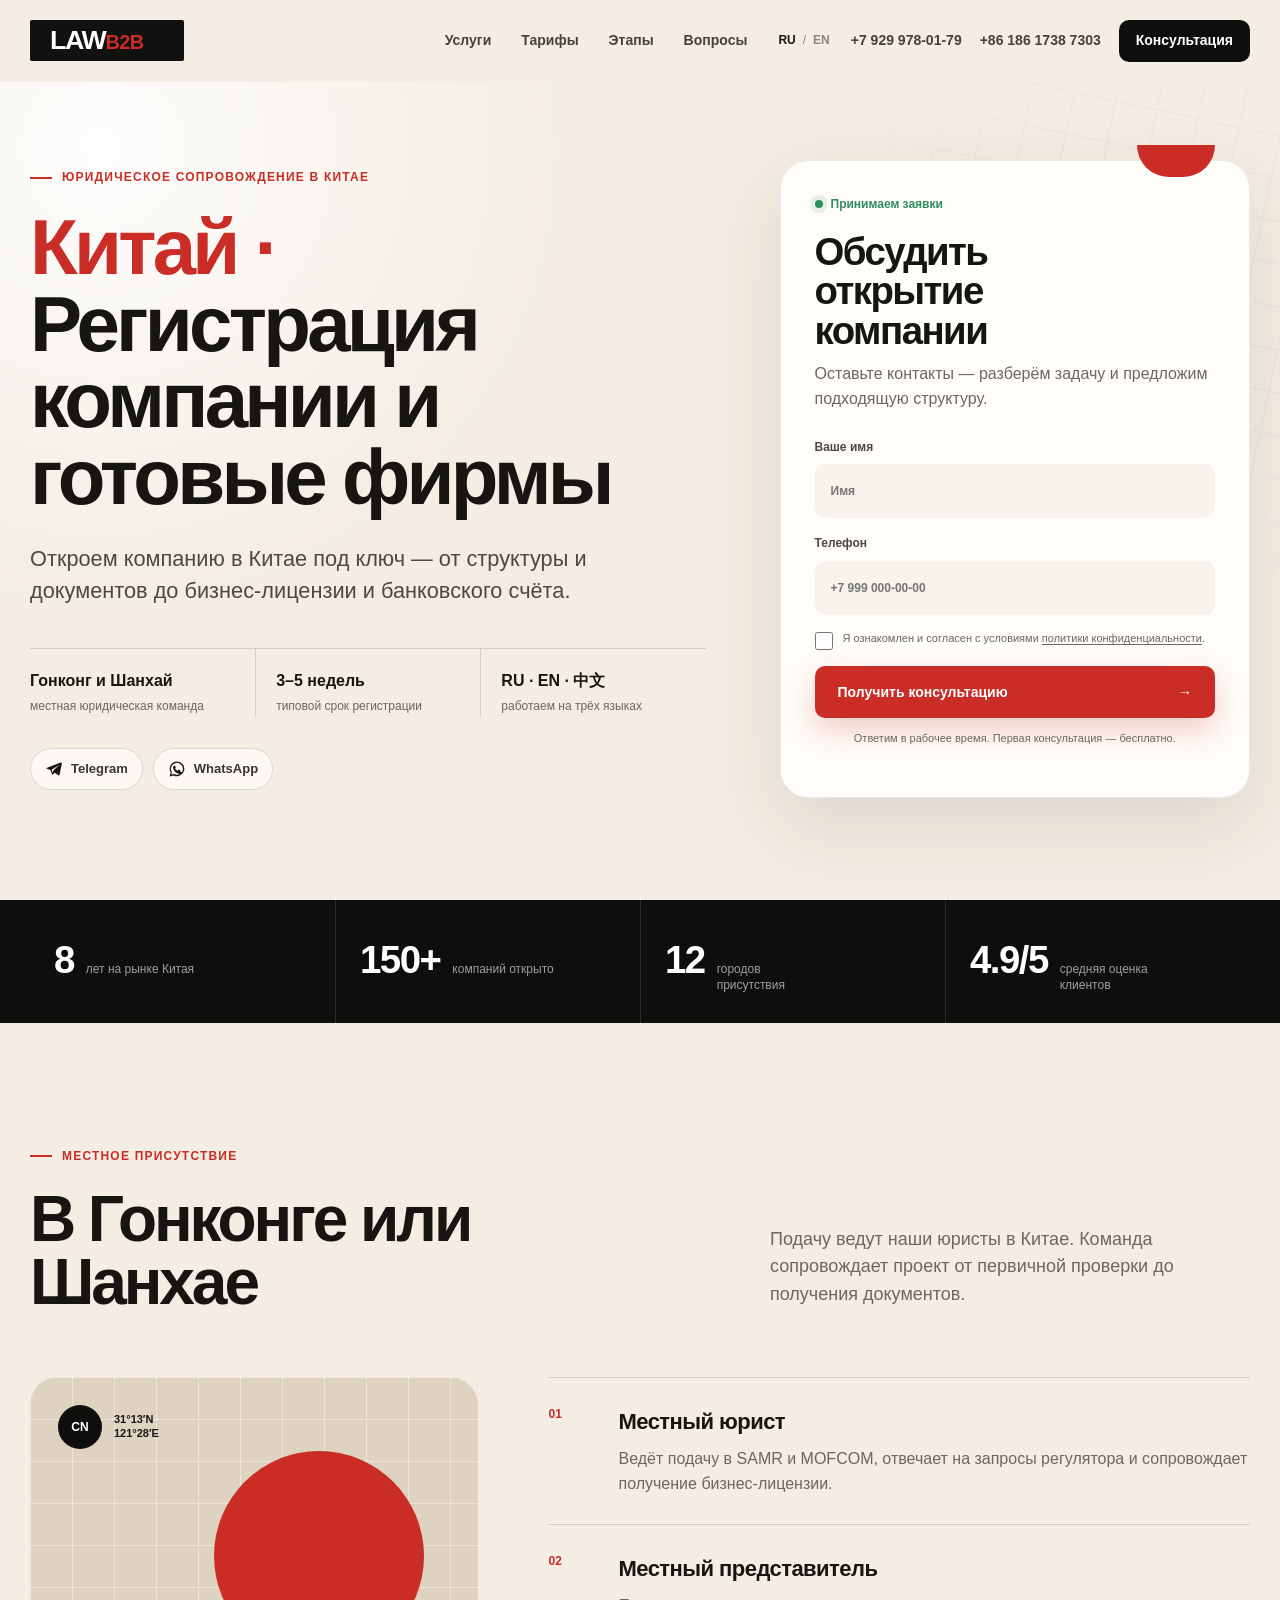
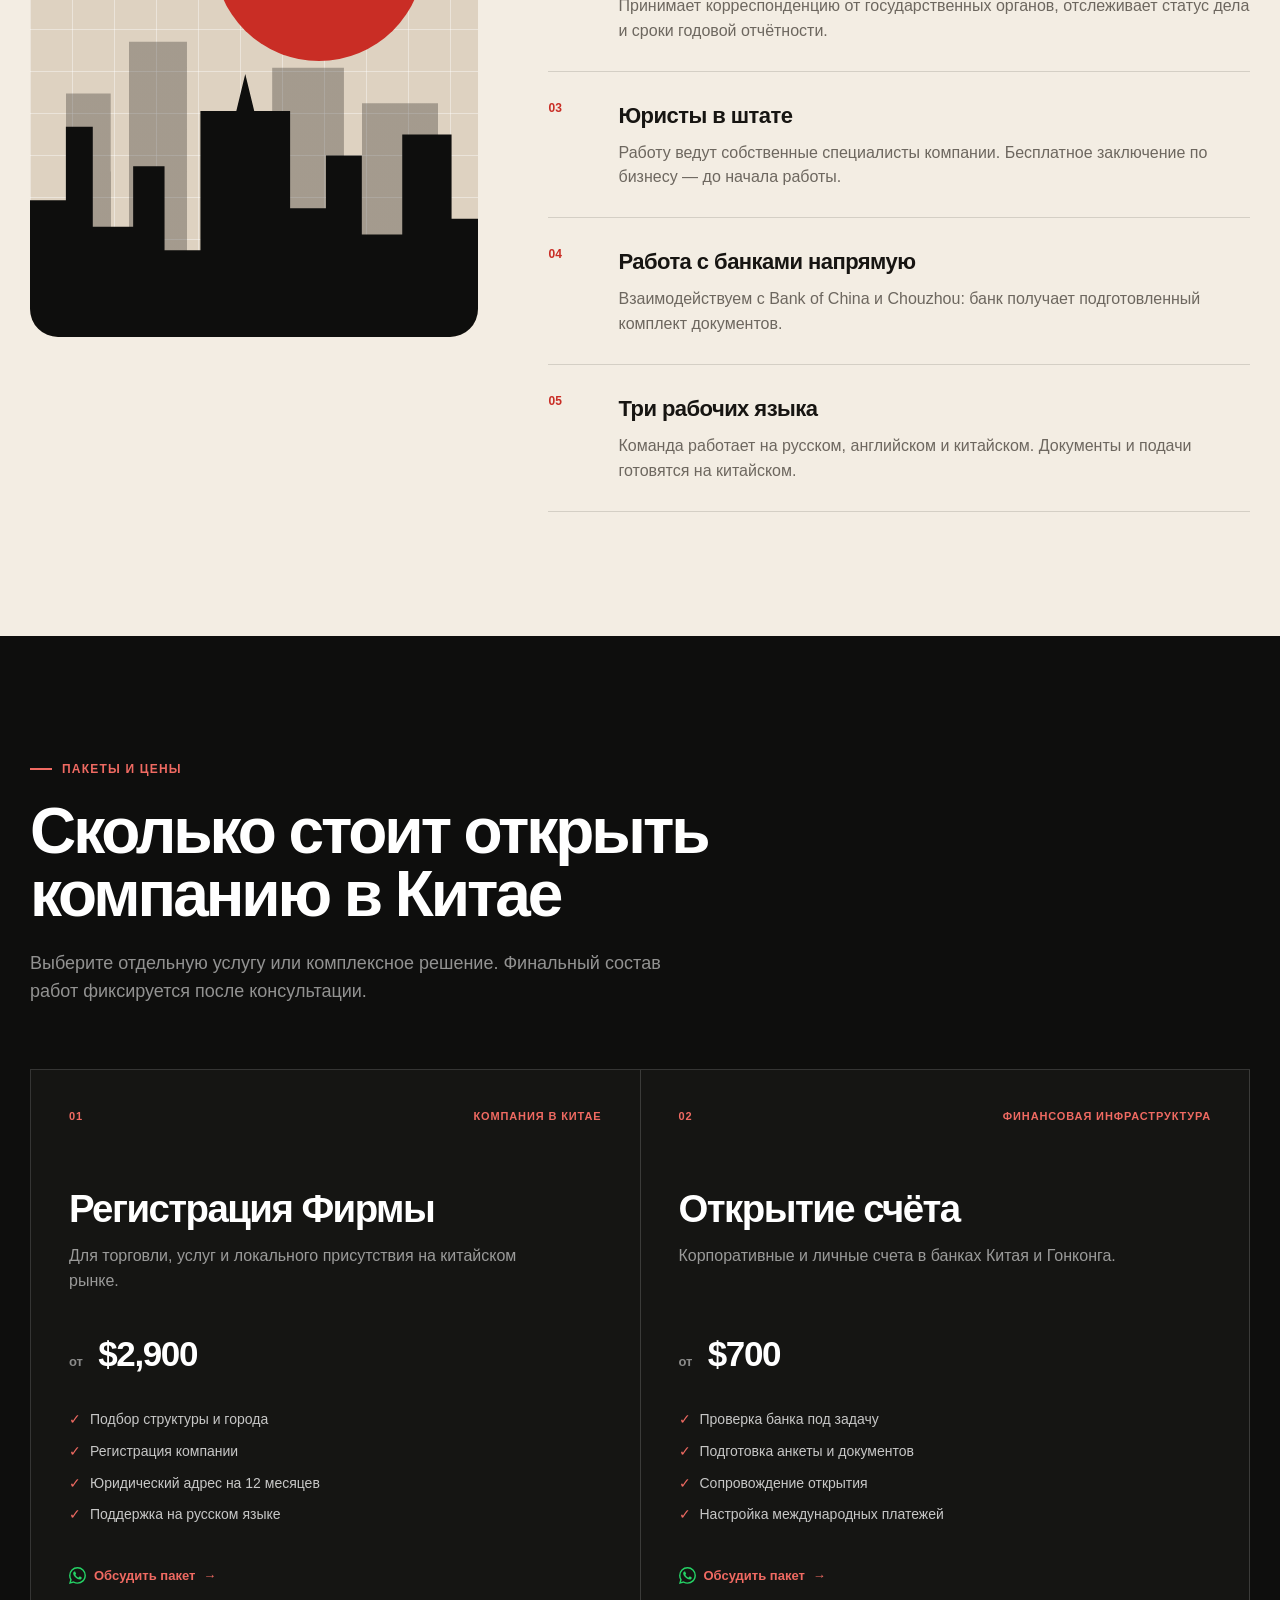
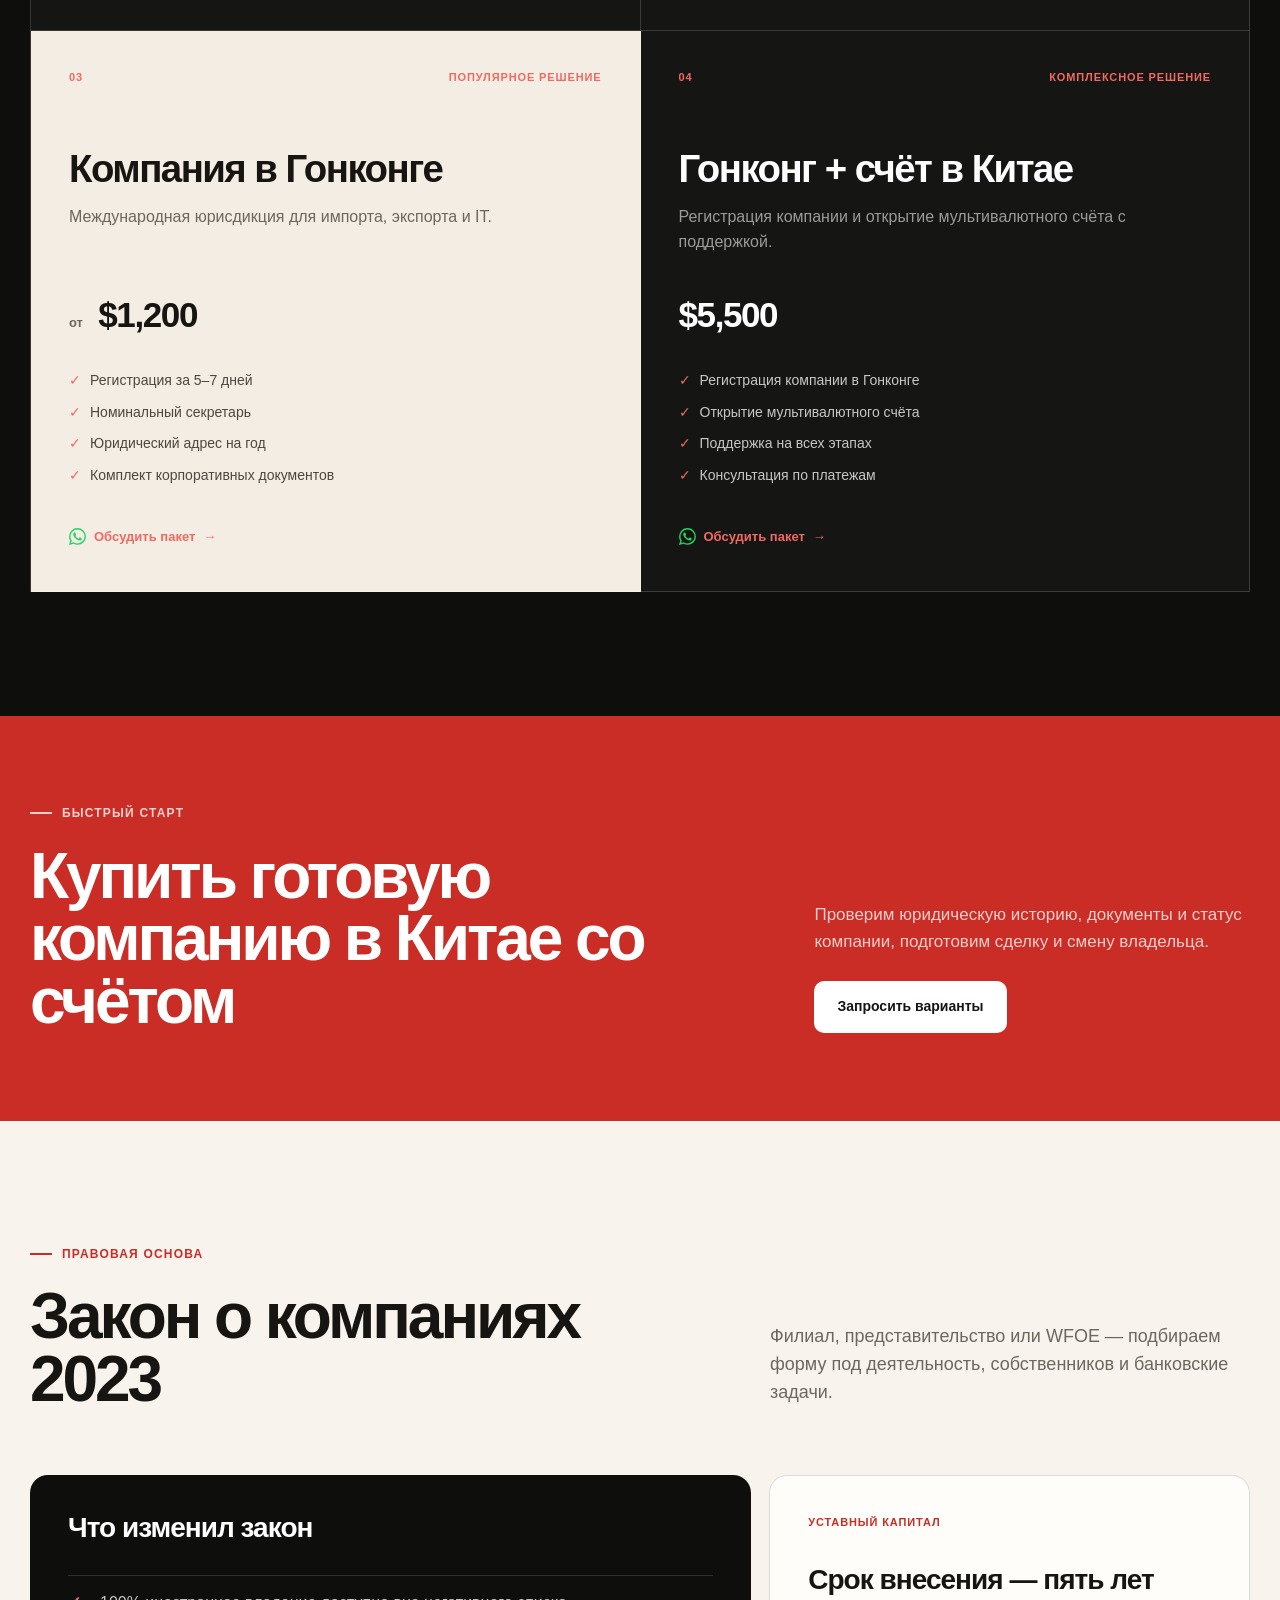
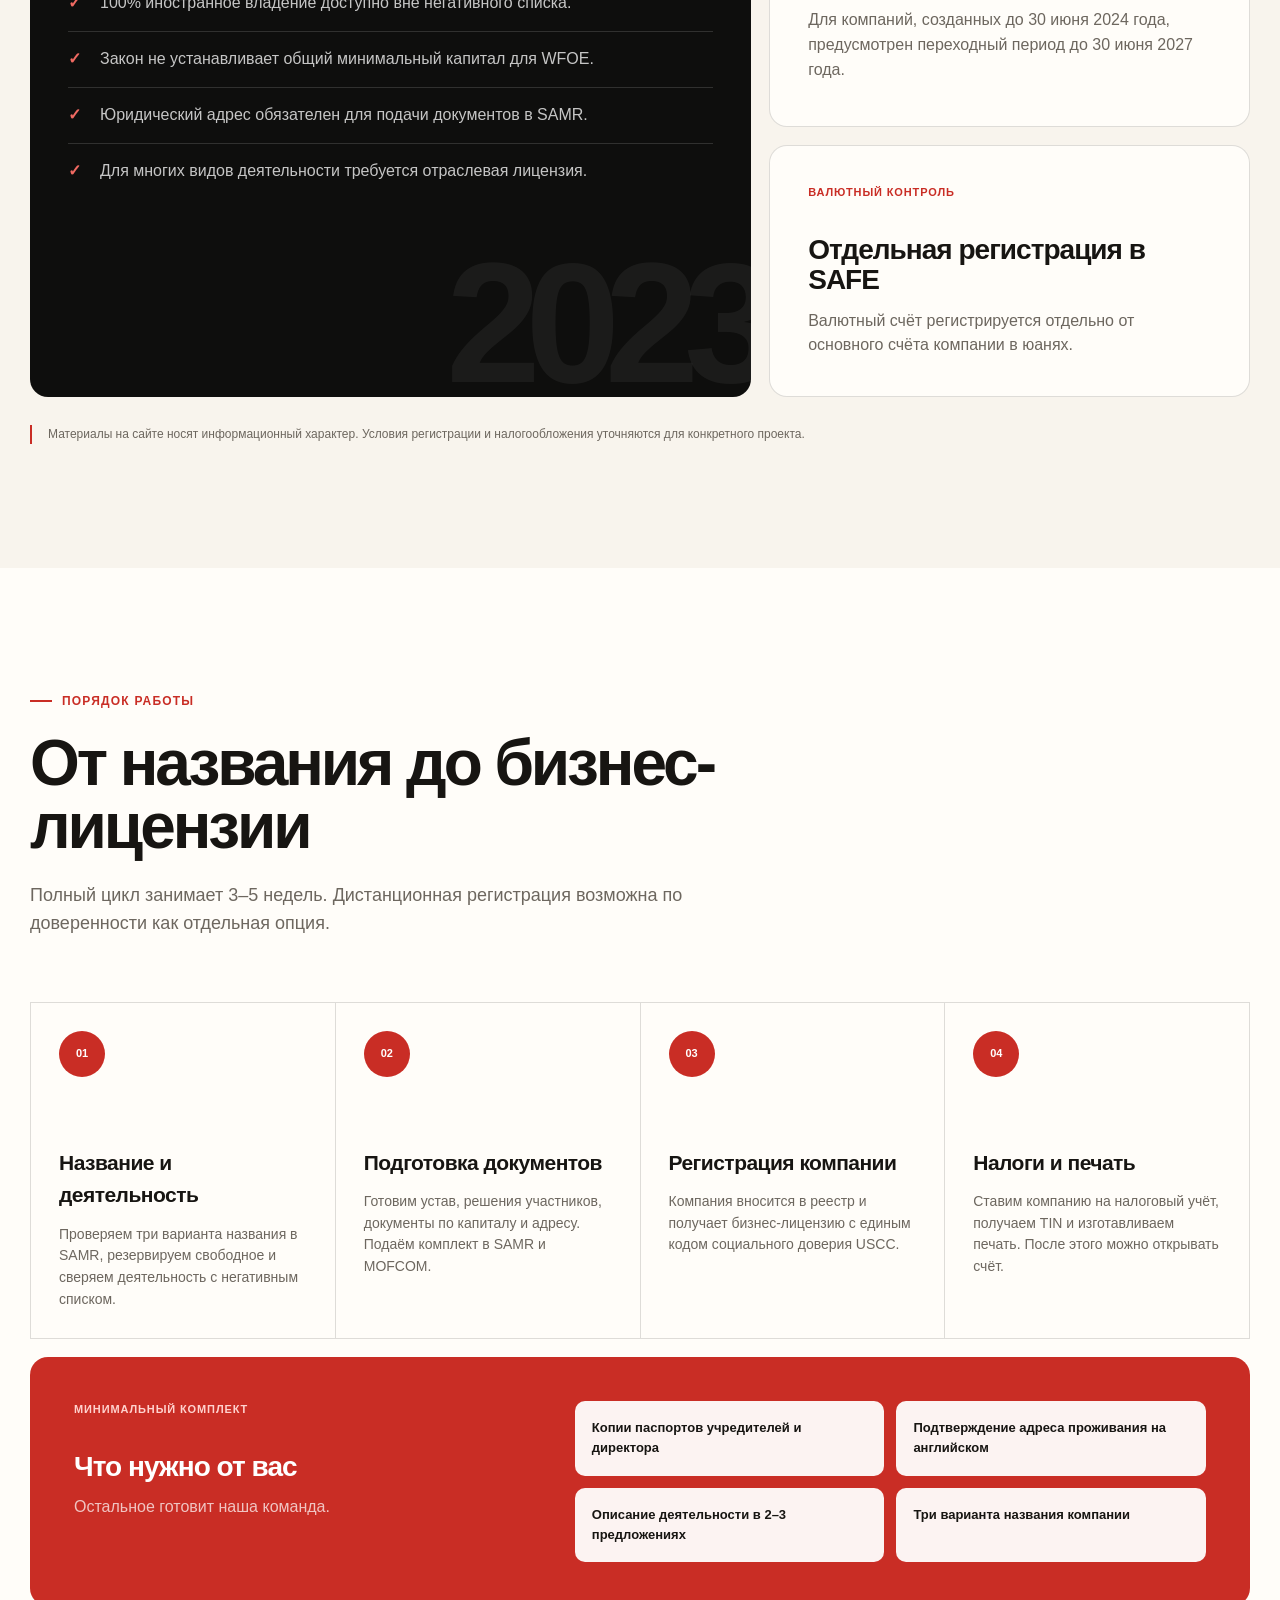
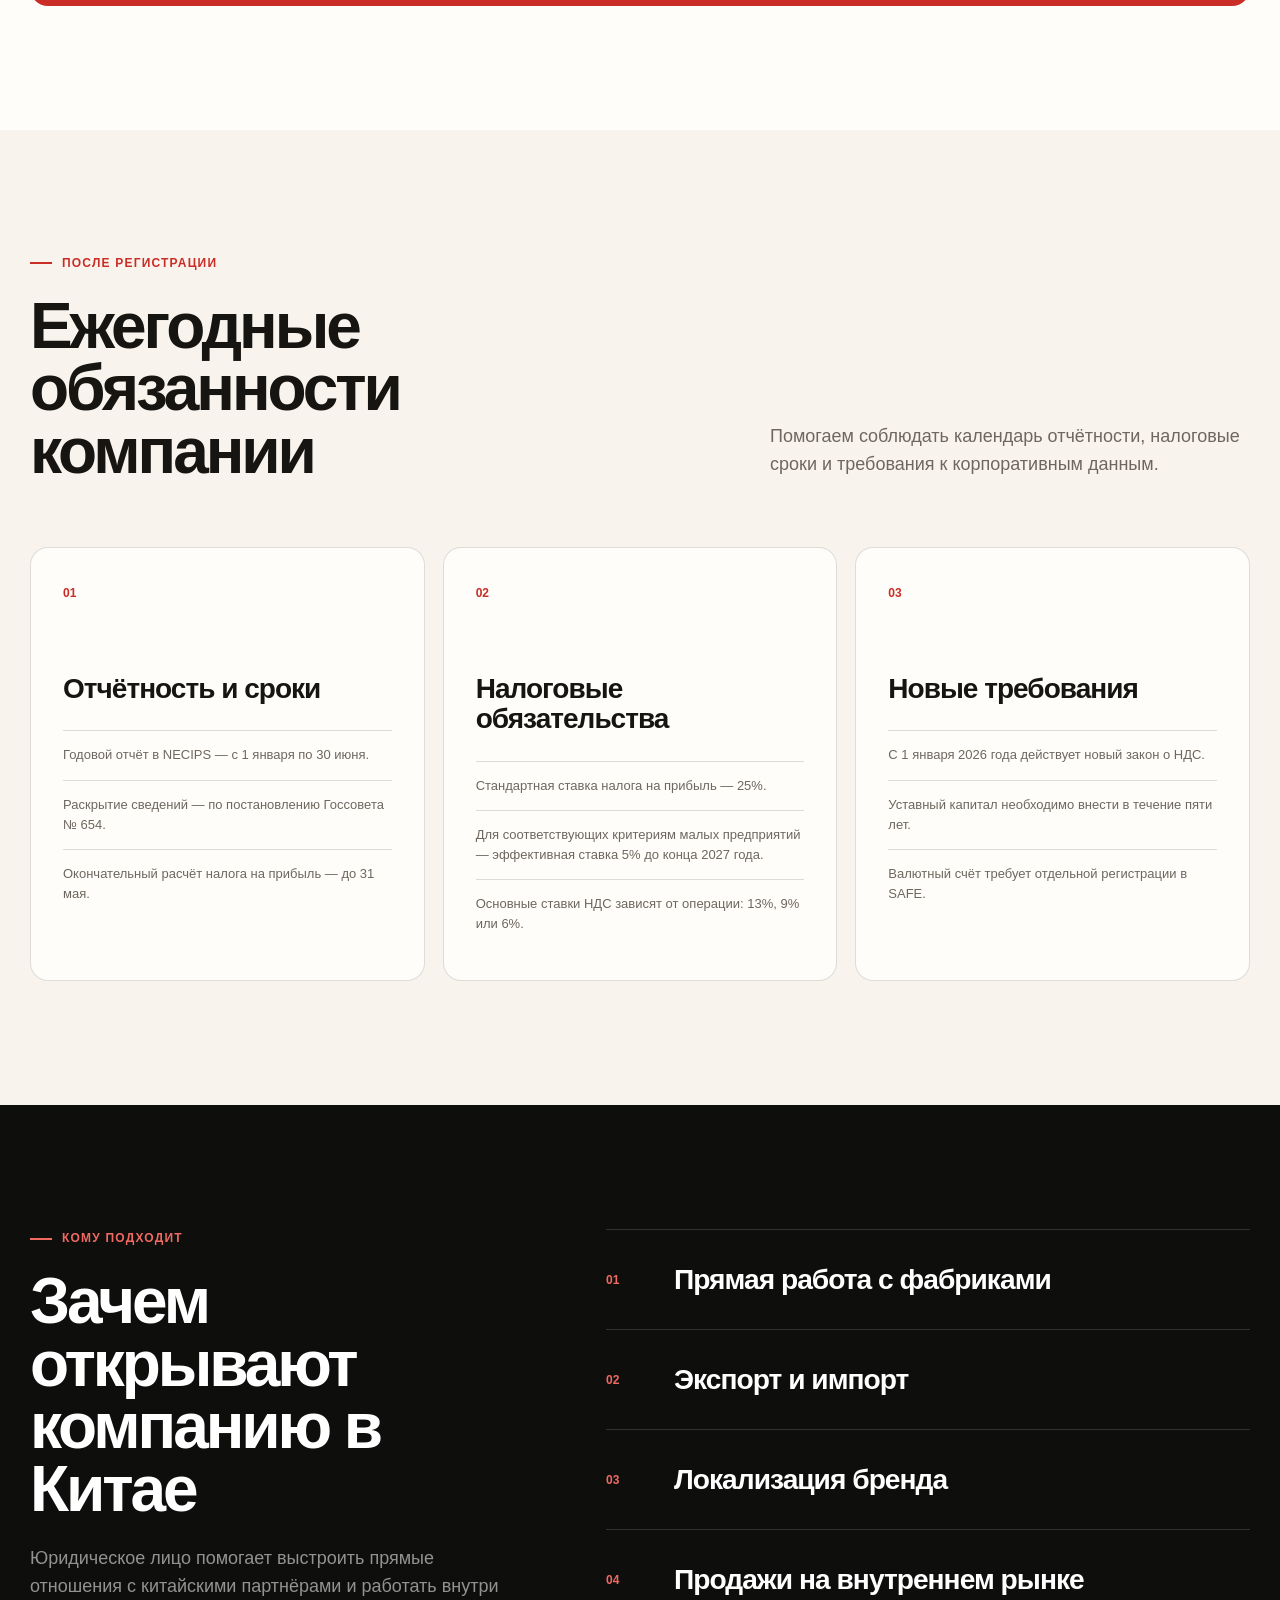
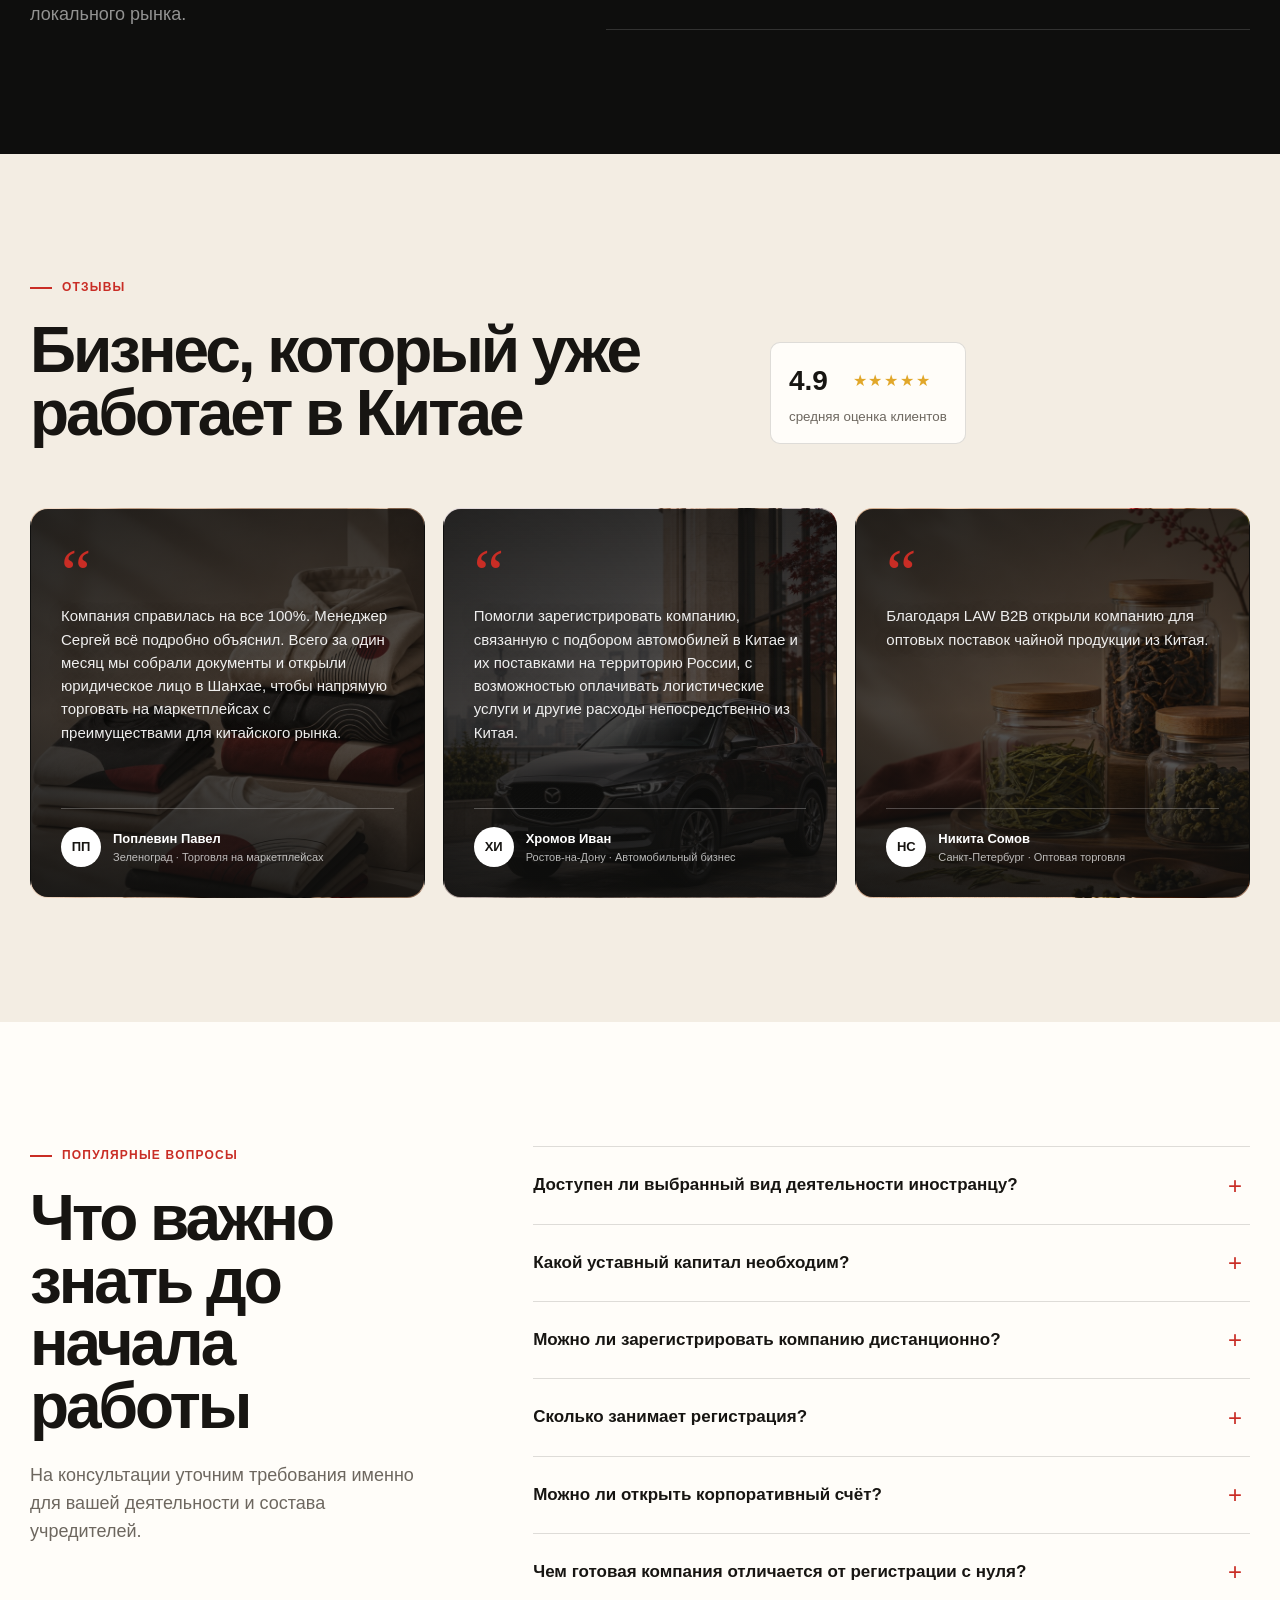
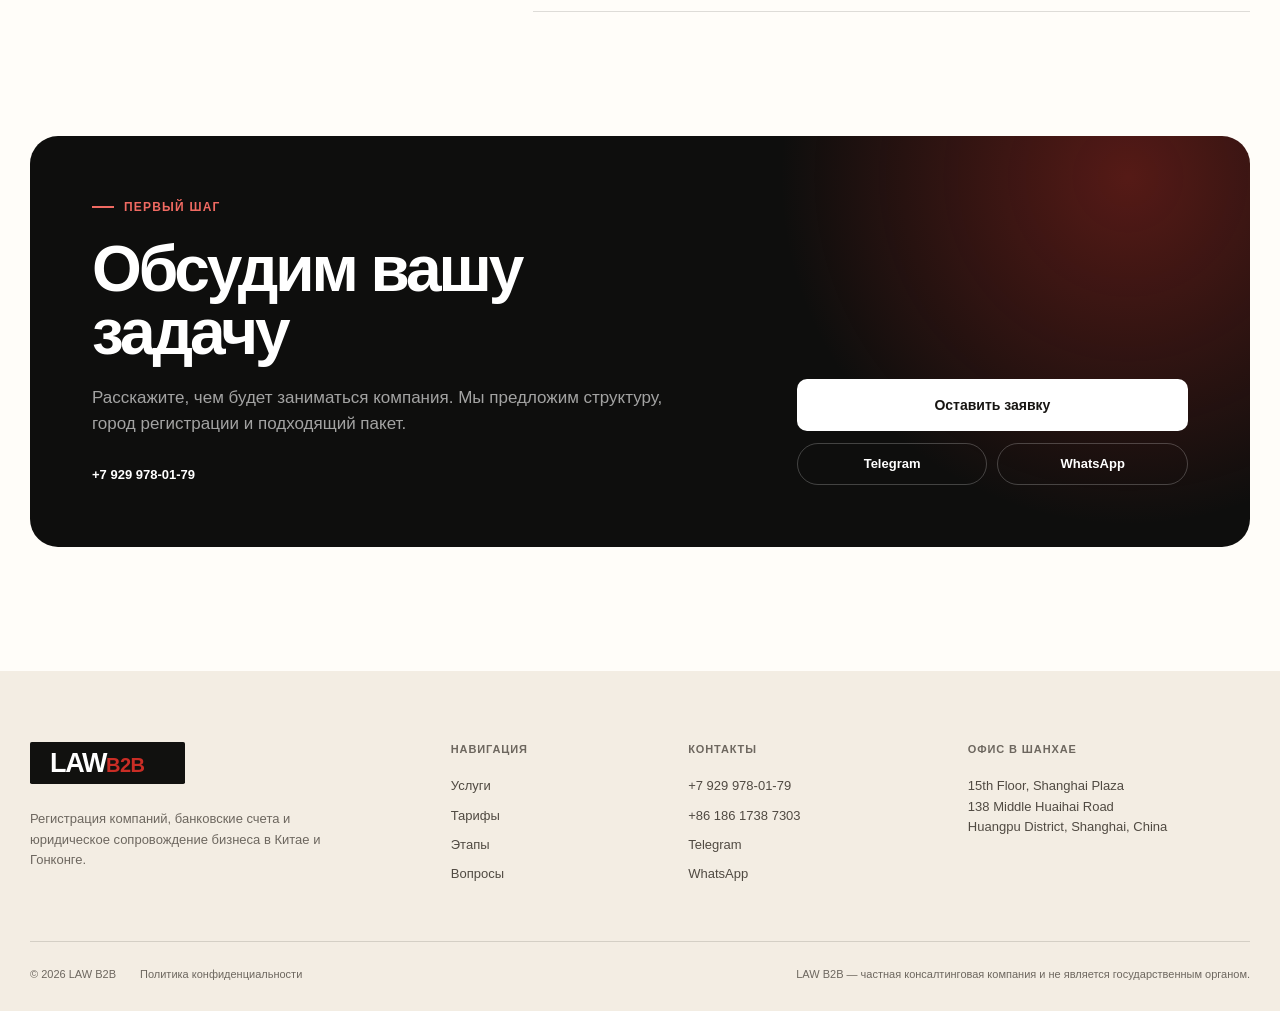
<file: lawb2b-landing/index.html>
<!doctype html>
<html lang="ru">
<head>
  <meta charset="utf-8">
  <meta name="viewport" content="width=device-width, initial-scale=1">
  <title>Открытие компании в Китае и Гонконге — LAW B2B</title>
  <meta name="description" content="Регистрация WFOE и компаний в Гонконге, открытие банковских счетов и сопровождение бизнеса в Китае.">
  <meta name="theme-color" content="#f3ede3">
  <meta property="og:type" content="website">
  <meta property="og:site_name" content="LAW B2B">
  <meta property="og:title" content="Открытие компании в Китае и Гонконге — LAW B2B">
  <meta property="og:description" content="Регистрация компаний, банковские счета и юридическое сопровождение бизнеса в Китае.">
  <meta property="og:url" content="https://lawb2b.ru/">
  <link rel="canonical" href="https://lawb2b.ru/">
  <link rel="alternate" hreflang="ru" href="https://lawb2b.ru/">
  <link rel="alternate" hreflang="en" href="https://lawb2b.ru/?lang=en">
  <link rel="alternate" hreflang="x-default" href="https://lawb2b.ru/">
  <link rel="icon" href="assets/favicon.svg" type="image/svg+xml">
  <link rel="stylesheet" href="assets/styles.css">
  <script defer src="assets/script.js"></script>
  <script type="application/ld+json">
  {
    "@context": "https://schema.org",
    "@type": "ProfessionalService",
    "name": "LAW B2B",
    "url": "https://lawb2b.ru/",
    "telephone": "+79299780179",
    "areaServed": ["China", "Hong Kong"],
    "address": {
      "@type": "PostalAddress",
      "streetAddress": "15th Floor, Shanghai Plaza, 138 Middle Huaihai Road",
      "addressLocality": "Shanghai",
      "addressRegion": "Huangpu District",
      "addressCountry": "CN"
    },
    "sameAs": [
      "https://t.me/easytwice",
      "https://wa.me/79299780179"
    ]
  }
  </script>
<!-- Yandex.Metrika counter -->
<script type="text/javascript">
    (function(m,e,t,r,i,k,a){
        m[i]=m[i]||function(){(m[i].a=m[i].a||[]).push(arguments)};
        m[i].l=1*new Date();
        for (var j = 0; j < document.scripts.length; j++) {if (document.scripts[j].src === r) { return; }}
        k=e.createElement(t),a=e.getElementsByTagName(t)[0],k.async=1,k.src=r,a.parentNode.insertBefore(k,a)
    })(window, document,'script','https://mc.yandex.ru/metrika/tag.js?id=114104949', 'ym');

    ym(114104949, 'init', {ssr:true, webvisor:true, clickmap:true, ecommerce:"dataLayer", referrer: document.referrer, url: location.href, accurateTrackBounce:true, trackLinks:true});
</script>
<!-- /Yandex.Metrika counter -->
</head>
<body>
  <noscript><div><img src="https://mc.yandex.ru/watch/114104949" class="metrika-pixel" alt="" /></div></noscript>
  <a class="skip-link" href="#main" data-i18n="skip">Перейти к содержанию</a>

  <header class="site-header" data-header>
    <div class="container header-inner">
      <a class="brand" href="#top" aria-label="LAW B2B — на главную" data-i18n-aria-label="brandAria">
        <img src="assets/logo.svg" width="178" height="48" alt="LAW B2B">
      </a>

      <nav class="desktop-nav" aria-label="Основная навигация" data-i18n-aria-label="navAria">
        <a href="#services" data-i18n="navServices">Услуги</a>
        <a href="#pricing" data-i18n="navPricing">Тарифы</a>
        <a href="#process" data-i18n="navProcess">Этапы</a>
        <a href="#faq" data-i18n="navFaq">Вопросы</a>
      </nav>

      <div class="header-actions">
        <div class="language-switch" aria-label="Выбор языка" data-i18n-aria-label="languageAria">
          <button class="language-button is-active" type="button" data-lang="ru" aria-pressed="true">RU</button>
          <span aria-hidden="true">/</span>
          <button class="language-button" type="button" data-lang="en" aria-pressed="false">EN</button>
        </div>
        <a class="header-phone" href="tel:+79299780179">+7 929 978-01-79</a>
        <a class="header-phone" href="https://wa.me/8618617387303" target="_blank" rel="noopener noreferrer">+86 186 1738 7303</a>
        <a class="button button-small button-dark desktop-cta" href="#consultation" data-i18n="headerCta">Консультация</a>
        <button class="menu-toggle" type="button" aria-expanded="false" aria-controls="mobile-menu" aria-label="Открыть меню" data-menu-toggle data-i18n-aria-label="menuOpen">
          <span></span><span></span>
        </button>
      </div>
    </div>

    <div class="mobile-menu" id="mobile-menu" data-mobile-menu hidden>
      <nav aria-label="Мобильная навигация" data-i18n-aria-label="mobileNavAria">
        <a href="#services" data-i18n="navServices">Услуги</a>
        <a href="#pricing" data-i18n="navPricing">Тарифы</a>
        <a href="#process" data-i18n="navProcess">Этапы</a>
        <a href="#faq" data-i18n="navFaq">Вопросы</a>
        <a href="tel:+79299780179">+7 929 978-01-79</a>
        <a href="https://wa.me/8618617387303" target="_blank" rel="noopener noreferrer">+86 186 1738 7303</a>
      </nav>
    </div>
  </header>

  <main id="main">
    <section class="hero" id="top">
      <div class="hero-pattern" aria-hidden="true"></div>
      <div class="container hero-grid">
        <div class="hero-copy reveal">
          <div class="eyebrow"><span></span><span data-i18n="heroEyebrow">Юридическое сопровождение в Китае</span></div>
          <h1 data-i18n="heroTitle">Китай · Регистрация компании и готовые фирмы</h1>
          <p class="hero-lead" data-i18n="heroLead">Откроем компанию в Китае под ключ — от структуры и документов до бизнес-лицензии и банковского счёта.</p>

          <div class="hero-points" aria-label="Ключевые преимущества" data-i18n-aria-label="heroPointsAria">
            <div><strong data-i18n="heroPointOneTitle">Гонконг и Шанхай</strong><span data-i18n="heroPointOneText">местная юридическая команда</span></div>
            <div><strong data-i18n="heroPointTwoTitle">3–5 недель</strong><span data-i18n="heroPointTwoText">типовой срок регистрации</span></div>
            <div><strong data-i18n="heroPointThreeTitle">RU · EN · 中文</strong><span data-i18n="heroPointThreeText">работаем на трёх языках</span></div>
          </div>

          <div class="messenger-row">
            <a class="messenger-link" href="https://t.me/easytwice" target="_blank" rel="noopener noreferrer" aria-label="Написать в Telegram" data-i18n-aria-label="telegramAria">
              <svg viewBox="0 0 24 24" aria-hidden="true"><path d="M20.7 3.4 2.9 10.3c-1.2.5-1.2 1.2-.2 1.5l4.6 1.4 1.8 5.5c.2.6.1.9.8.9.5 0 .8-.3 1-.5l2.2-2.1 4.6 3.4c.8.5 1.5.3 1.7-.8l3-14.2c.3-1.3-.5-1.9-1.7-1.4Zm-11.9 9.5 9-5.7c.5-.3.9-.1.5.2L11 14l-.3 3.6-1.9-4.7Z"/></svg>
              <span>Telegram</span>
            </a>
            <a class="messenger-link" href="https://wa.me/79299780179" target="_blank" rel="noopener noreferrer" aria-label="Написать в WhatsApp" data-i18n-aria-label="whatsappAria">
              <svg viewBox="0 0 24 24" aria-hidden="true"><path d="M12 2a9.7 9.7 0 0 0-8.4 14.6L2 22l5.5-1.5A9.8 9.8 0 1 0 12 2Zm0 17.8a8 8 0 0 1-4.1-1.1l-.3-.2-3.3.9.9-3.2-.2-.4A8 8 0 1 1 12 19.8Zm4.4-6c-.2-.1-1.4-.7-1.7-.8-.2-.1-.4-.1-.6.1l-.8 1c-.1.2-.3.2-.5.1a6.5 6.5 0 0 1-1.9-1.2 7.4 7.4 0 0 1-1.3-1.6c-.1-.2 0-.4.1-.5l.4-.5.2-.4c.1-.2 0-.4 0-.5L9.6 8c-.2-.5-.5-.4-.6-.4h-.5c-.2 0-.5.1-.7.3-.3.3-1 1-1 2.5s1 2.9 1.2 3.1c.1.2 2.1 3.3 5.2 4.5.7.3 1.3.5 1.8.6.7.2 1.4.2 1.9.1.6-.1 1.4-.6 1.6-1.1.2-.6.2-1 .1-1.1-.1-.2-.3-.2-.5-.3l-1.7-.8Z"/></svg>
              <span>WhatsApp</span>
            </a>
          </div>
        </div>

        <aside class="consultation-card reveal" id="consultation" aria-labelledby="consultation-title">
          <div class="consultation-topline">
            <span class="status-dot"></span>
            <span data-i18n="formStatus">Принимаем заявки</span>
          </div>
          <h2 id="consultation-title" data-i18n="formTitle">Обсудить открытие компании</h2>
          <p data-i18n="formIntro">Оставьте контакты — разберём задачу и предложим подходящую структуру.</p>
          <form class="lead-form" action="send.php" method="post" data-lead-form novalidate>
            <input type="hidden" name="language" value="ru" data-form-language>
            <input type="hidden" name="started_at" value="" data-started-at>
            <div class="honeypot" aria-hidden="true">
              <label>Website<input type="text" name="website" tabindex="-1" autocomplete="off"></label>
            </div>
            <label class="field">
              <span data-i18n="formName">Ваше имя</span>
              <input type="text" name="name" autocomplete="name" maxlength="100" required data-i18n-placeholder="formNamePlaceholder" placeholder="Имя">
            </label>
            <label class="field">
              <span data-i18n="formPhone">Телефон</span>
              <input type="tel" name="phone" autocomplete="tel" inputmode="tel" maxlength="32" required data-i18n-placeholder="formPhonePlaceholder" placeholder="+7 999 000-00-00">
            </label>
            <label class="consent">
              <input type="checkbox" name="consent" value="yes" required>
              <span><span data-i18n="formConsent">Я ознакомлен и согласен с условиями</span> <a href="privacy.html" data-i18n="formPrivacy">политики конфиденциальности</a>.</span>
            </label>
            <button class="button button-primary button-full" type="submit">
              <span data-submit-text data-i18n="formSubmit">Получить консультацию</span>
              <span aria-hidden="true">→</span>
            </button>
            <p class="form-note" data-i18n="formNote">Ответим в рабочее время. Первая консультация — бесплатно.</p>
            <div class="form-message" role="status" aria-live="polite" data-form-message></div>
          </form>
        </aside>
      </div>
    </section>

    <section class="metrics" aria-label="LAW B2B в цифрах" data-i18n-aria-label="metricsAria">
      <div class="container metrics-grid">
        <div class="metric reveal"><strong>8</strong><span data-i18n="metricYears">лет на рынке Китая</span></div>
        <div class="metric reveal"><strong>150+</strong><span data-i18n="metricCompanies">компаний открыто</span></div>
        <div class="metric reveal"><strong>12</strong><span data-i18n="metricCities">городов присутствия</span></div>
        <div class="metric reveal"><strong>4.9/5</strong><span data-i18n="metricRating">средняя оценка клиентов</span></div>
      </div>
    </section>

    <section class="section" id="services">
      <div class="container">
        <div class="section-heading split-heading reveal">
          <div>
            <div class="eyebrow"><span></span><span data-i18n="presenceEyebrow">Местное присутствие</span></div>
            <h2 data-i18n="presenceTitle">В Гонконге или Шанхае</h2>
          </div>
          <p data-i18n="presenceLead">Подачу ведут наши юристы в Китае. Команда сопровождает проект от первичной проверки до получения документов.</p>
        </div>

        <div class="feature-layout">
          <div class="china-visual reveal" aria-hidden="true">
            <div class="china-sun"></div>
            <div class="skyline skyline-back"></div>
            <div class="skyline skyline-front"></div>
            <div class="visual-label"><span>CN</span><strong>31°13′N<br>121°28′E</strong></div>
          </div>
          <div class="feature-list">
            <article class="feature-item reveal"><span>01</span><div><h3 data-i18n="featureOneTitle">Местный юрист</h3><p data-i18n="featureOneText">Ведёт подачу в SAMR и MOFCOM, отвечает на запросы регулятора и сопровождает получение бизнес-лицензии.</p></div></article>
            <article class="feature-item reveal"><span>02</span><div><h3 data-i18n="featureTwoTitle">Местный представитель</h3><p data-i18n="featureTwoText">Принимает корреспонденцию от государственных органов, отслеживает статус дела и сроки годовой отчётности.</p></div></article>
            <article class="feature-item reveal"><span>03</span><div><h3 data-i18n="featureThreeTitle">Юристы в штате</h3><p data-i18n="featureThreeText">Работу ведут собственные специалисты компании. Бесплатное заключение по бизнесу — до начала работы.</p></div></article>
            <article class="feature-item reveal"><span>04</span><div><h3 data-i18n="featureFourTitle">Работа с банками напрямую</h3><p data-i18n="featureFourText">Взаимодействуем с Bank of China и Chouzhou: банк получает подготовленный комплект документов.</p></div></article>
            <article class="feature-item reveal"><span>05</span><div><h3 data-i18n="featureFiveTitle">Три рабочих языка</h3><p data-i18n="featureFiveText">Команда работает на русском, английском и китайском. Документы и подачи готовятся на китайском.</p></div></article>
          </div>
        </div>
      </div>
    </section>

    <section class="section section-dark" id="pricing">
      <div class="container">
        <div class="section-heading dark-heading reveal">
          <div class="eyebrow eyebrow-light"><span></span><span data-i18n="pricingEyebrow">Пакеты и цены</span></div>
          <h2 data-i18n="pricingTitle">Сколько стоит открыть компанию в Китае</h2>
          <p data-i18n="pricingLead">Выберите отдельную услугу или комплексное решение. Финальный состав работ фиксируется после консультации.</p>
        </div>

        <div class="pricing-grid">
          <article class="price-card reveal">
            <div class="price-card-top"><span>01</span><span data-i18n="packageChinaLabel">Компания в Китае</span></div>
            <h3 data-i18n="packageChinaTitle">Регистрация Фирмы</h3>
            <p data-i18n="packageChinaText">Для торговли, услуг и локального присутствия на китайском рынке.</p>
            <div class="price"><small data-i18n="from">от</small> $2,900</div>
            <ul>
              <li data-i18n="packageChinaOne">Подбор структуры и города</li>
              <li data-i18n="packageChinaTwo">Регистрация компании</li>
              <li data-i18n="packageChinaThree">Юридический адрес на 12 месяцев</li>
              <li data-i18n="packageChinaFour">Поддержка на русском языке</li>
            </ul>
            <a href="https://wa.me/79299780179" class="text-link" target="_blank" rel="noopener noreferrer"><svg class="whatsapp-icon" viewBox="0 0 16 16" aria-hidden="true" focusable="false"><path fill="currentColor" d="M13.6 2.33A7.85 7.85 0 0 0 7.99 0 7.93 7.93 0 0 0 .06 7.93c0 1.4.37 2.76 1.06 3.96L0 16l4.2-1.1a7.93 7.93 0 0 0 3.79.96h.01a7.93 7.93 0 0 0 7.93-7.93A7.9 7.9 0 0 0 13.6 2.33ZM8 14.52a6.57 6.57 0 0 1-3.36-.92l-.24-.14-2.5.65.67-2.43-.16-.25A6.56 6.56 0 0 1 1.4 7.92 6.6 6.6 0 0 1 8 1.34a6.56 6.56 0 0 1 4.66 1.93 6.56 6.56 0 0 1 1.93 4.66A6.6 6.6 0 0 1 8 14.52Zm3.61-4.93c-.2-.1-1.17-.58-1.35-.65-.18-.06-.32-.1-.45.1-.13.2-.51.65-.63.78-.12.13-.23.15-.43.05-.2-.1-.84-.31-1.59-.99-.59-.52-.99-1.17-1.1-1.37-.12-.2-.01-.31.08-.4.09-.09.2-.23.3-.35.1-.12.13-.2.2-.33.06-.13.03-.25-.02-.35-.05-.1-.45-1.07-.61-1.47-.16-.39-.32-.33-.45-.34h-.38c-.13 0-.35.05-.53.25-.18.2-.69.68-.69 1.65s.71 1.92.81 2.05c.1.13 1.39 2.13 3.38 2.99.47.2.84.32 1.13.42.48.15.91.13 1.25.08.38-.06 1.17-.48 1.34-.94.16-.46.16-.86.11-.94-.05-.09-.18-.13-.38-.23Z"/></svg><span data-i18n="choosePackage">Обсудить пакет</span> <span aria-hidden="true">→</span></a>
          </article>

          <article class="price-card reveal">
            <div class="price-card-top"><span>02</span><span data-i18n="packageBankLabel">Финансовая инфраструктура</span></div>
            <h3 data-i18n="packageBankTitle">Открытие счёта</h3>
            <p data-i18n="packageBankText">Корпоративные и личные счета в банках Китая и Гонконга.</p>
            <div class="price"><small data-i18n="from">от</small> $700</div>
            <ul>
              <li data-i18n="packageBankOne">Проверка банка под задачу</li>
              <li data-i18n="packageBankTwo">Подготовка анкеты и документов</li>
              <li data-i18n="packageBankThree">Сопровождение открытия</li>
              <li data-i18n="packageBankFour">Настройка международных платежей</li>
            </ul>
            <a href="https://wa.me/79299780179" class="text-link" target="_blank" rel="noopener noreferrer"><svg class="whatsapp-icon" viewBox="0 0 16 16" aria-hidden="true" focusable="false"><path fill="currentColor" d="M13.6 2.33A7.85 7.85 0 0 0 7.99 0 7.93 7.93 0 0 0 .06 7.93c0 1.4.37 2.76 1.06 3.96L0 16l4.2-1.1a7.93 7.93 0 0 0 3.79.96h.01a7.93 7.93 0 0 0 7.93-7.93A7.9 7.9 0 0 0 13.6 2.33ZM8 14.52a6.57 6.57 0 0 1-3.36-.92l-.24-.14-2.5.65.67-2.43-.16-.25A6.56 6.56 0 0 1 1.4 7.92 6.6 6.6 0 0 1 8 1.34a6.56 6.56 0 0 1 4.66 1.93 6.56 6.56 0 0 1 1.93 4.66A6.6 6.6 0 0 1 8 14.52Zm3.61-4.93c-.2-.1-1.17-.58-1.35-.65-.18-.06-.32-.1-.45.1-.13.2-.51.65-.63.78-.12.13-.23.15-.43.05-.2-.1-.84-.31-1.59-.99-.59-.52-.99-1.17-1.1-1.37-.12-.2-.01-.31.08-.4.09-.09.2-.23.3-.35.1-.12.13-.2.2-.33.06-.13.03-.25-.02-.35-.05-.1-.45-1.07-.61-1.47-.16-.39-.32-.33-.45-.34h-.38c-.13 0-.35.05-.53.25-.18.2-.69.68-.69 1.65s.71 1.92.81 2.05c.1.13 1.39 2.13 3.38 2.99.47.2.84.32 1.13.42.48.15.91.13 1.25.08.38-.06 1.17-.48 1.34-.94.16-.46.16-.86.11-.94-.05-.09-.18-.13-.38-.23Z"/></svg><span data-i18n="choosePackage">Обсудить пакет</span> <span aria-hidden="true">→</span></a>
          </article>

          <article class="price-card price-card-accent reveal">
            <div class="price-card-top"><span>03</span><span data-i18n="popular">Популярное решение</span></div>
            <h3 data-i18n="packageHkTitle">Компания в Гонконге</h3>
            <p data-i18n="packageHkText">Международная юрисдикция для импорта, экспорта и IT.</p>
            <div class="price"><small data-i18n="from">от</small> $1,200</div>
            <ul>
              <li data-i18n="packageHkOne">Регистрация за 5–7 дней</li>
              <li data-i18n="packageHkTwo">Номинальный секретарь</li>
              <li data-i18n="packageHkThree">Юридический адрес на год</li>
              <li data-i18n="packageHkFour">Комплект корпоративных документов</li>
            </ul>
            <a href="https://wa.me/79299780179" class="text-link" target="_blank" rel="noopener noreferrer"><svg class="whatsapp-icon" viewBox="0 0 16 16" aria-hidden="true" focusable="false"><path fill="currentColor" d="M13.6 2.33A7.85 7.85 0 0 0 7.99 0 7.93 7.93 0 0 0 .06 7.93c0 1.4.37 2.76 1.06 3.96L0 16l4.2-1.1a7.93 7.93 0 0 0 3.79.96h.01a7.93 7.93 0 0 0 7.93-7.93A7.9 7.9 0 0 0 13.6 2.33ZM8 14.52a6.57 6.57 0 0 1-3.36-.92l-.24-.14-2.5.65.67-2.43-.16-.25A6.56 6.56 0 0 1 1.4 7.92 6.6 6.6 0 0 1 8 1.34a6.56 6.56 0 0 1 4.66 1.93 6.56 6.56 0 0 1 1.93 4.66A6.6 6.6 0 0 1 8 14.52Zm3.61-4.93c-.2-.1-1.17-.58-1.35-.65-.18-.06-.32-.1-.45.1-.13.2-.51.65-.63.78-.12.13-.23.15-.43.05-.2-.1-.84-.31-1.59-.99-.59-.52-.99-1.17-1.1-1.37-.12-.2-.01-.31.08-.4.09-.09.2-.23.3-.35.1-.12.13-.2.2-.33.06-.13.03-.25-.02-.35-.05-.1-.45-1.07-.61-1.47-.16-.39-.32-.33-.45-.34h-.38c-.13 0-.35.05-.53.25-.18.2-.69.68-.69 1.65s.71 1.92.81 2.05c.1.13 1.39 2.13 3.38 2.99.47.2.84.32 1.13.42.48.15.91.13 1.25.08.38-.06 1.17-.48 1.34-.94.16-.46.16-.86.11-.94-.05-.09-.18-.13-.38-.23Z"/></svg><span data-i18n="choosePackage">Обсудить пакет</span> <span aria-hidden="true">→</span></a>
          </article>

          <article class="price-card reveal">
            <div class="price-card-top"><span>04</span><span data-i18n="packageFullLabel">Комплексное решение</span></div>
            <h3 data-i18n="packageFullTitle">Гонконг + счёт в Китае</h3>
            <p data-i18n="packageFullText">Регистрация компании и открытие мультивалютного счёта с поддержкой.</p>
            <div class="price">$5,500</div>
            <ul>
              <li data-i18n="packageFullOne">Регистрация компании в Гонконге</li>
              <li data-i18n="packageFullTwo">Открытие мультивалютного счёта</li>
              <li data-i18n="packageFullThree">Поддержка на всех этапах</li>
              <li data-i18n="packageFullFour">Консультация по платежам</li>
            </ul>
            <a href="https://wa.me/79299780179" class="text-link" target="_blank" rel="noopener noreferrer"><svg class="whatsapp-icon" viewBox="0 0 16 16" aria-hidden="true" focusable="false"><path fill="currentColor" d="M13.6 2.33A7.85 7.85 0 0 0 7.99 0 7.93 7.93 0 0 0 .06 7.93c0 1.4.37 2.76 1.06 3.96L0 16l4.2-1.1a7.93 7.93 0 0 0 3.79.96h.01a7.93 7.93 0 0 0 7.93-7.93A7.9 7.9 0 0 0 13.6 2.33ZM8 14.52a6.57 6.57 0 0 1-3.36-.92l-.24-.14-2.5.65.67-2.43-.16-.25A6.56 6.56 0 0 1 1.4 7.92 6.6 6.6 0 0 1 8 1.34a6.56 6.56 0 0 1 4.66 1.93 6.56 6.56 0 0 1 1.93 4.66A6.6 6.6 0 0 1 8 14.52Zm3.61-4.93c-.2-.1-1.17-.58-1.35-.65-.18-.06-.32-.1-.45.1-.13.2-.51.65-.63.78-.12.13-.23.15-.43.05-.2-.1-.84-.31-1.59-.99-.59-.52-.99-1.17-1.1-1.37-.12-.2-.01-.31.08-.4.09-.09.2-.23.3-.35.1-.12.13-.2.2-.33.06-.13.03-.25-.02-.35-.05-.1-.45-1.07-.61-1.47-.16-.39-.32-.33-.45-.34h-.38c-.13 0-.35.05-.53.25-.18.2-.69.68-.69 1.65s.71 1.92.81 2.05c.1.13 1.39 2.13 3.38 2.99.47.2.84.32 1.13.42.48.15.91.13 1.25.08.38-.06 1.17-.48 1.34-.94.16-.46.16-.86.11-.94-.05-.09-.18-.13-.38-.23Z"/></svg><span data-i18n="choosePackage">Обсудить пакет</span> <span aria-hidden="true">→</span></a>
          </article>
        </div>
      </div>
    </section>

    <section class="ready-company">
      <div class="container ready-grid reveal">
        <div>
          <div class="eyebrow eyebrow-light"><span></span><span data-i18n="readyEyebrow">Быстрый старт</span></div>
          <h2 data-i18n="readyTitle">Купить готовую компанию в Китае со счётом</h2>
        </div>
        <div>
          <p data-i18n="readyText">Проверим юридическую историю, документы и статус компании, подготовим сделку и смену владельца.</p>
          <a class="button button-light" href="#consultation" data-i18n="readyCta">Запросить варианты</a>
        </div>
      </div>
    </section>

    <section class="section law-section">
      <div class="container">
        <div class="section-heading split-heading reveal">
          <div>
            <div class="eyebrow"><span></span><span data-i18n="lawEyebrow">Правовая основа</span></div>
            <h2 data-i18n="lawTitle">Закон о компаниях 2023</h2>
          </div>
          <p data-i18n="lawLead">Филиал, представительство или WFOE — подбираем форму под деятельность, собственников и банковские задачи.</p>
        </div>

        <div class="law-grid">
          <article class="law-main reveal">
            <span class="law-year">2023</span>
            <h3 data-i18n="lawChangesTitle">Что изменил закон</h3>
            <ul class="check-list">
              <li data-i18n="lawChangeOne">100% иностранное владение доступно вне негативного списка.</li>
              <li data-i18n="lawChangeTwo">Закон не устанавливает общий минимальный капитал для WFOE.</li>
              <li data-i18n="lawChangeThree">Юридический адрес обязателен для подачи документов в SAMR.</li>
              <li data-i18n="lawChangeFour">Для многих видов деятельности требуется отраслевая лицензия.</li>
            </ul>
          </article>
          <article class="law-side reveal">
            <span class="card-kicker" data-i18n="capitalKicker">Уставный капитал</span>
            <h3 data-i18n="capitalTitle">Срок внесения — пять лет</h3>
            <p data-i18n="capitalText">Для компаний, созданных до 30 июня 2024 года, предусмотрен переходный период до 30 июня 2027 года.</p>
          </article>
          <article class="law-side reveal">
            <span class="card-kicker" data-i18n="safeKicker">Валютный контроль</span>
            <h3 data-i18n="safeTitle">Отдельная регистрация в SAFE</h3>
            <p data-i18n="safeText">Валютный счёт регистрируется отдельно от основного счёта компании в юанях.</p>
          </article>
        </div>
        <p class="legal-note reveal" data-i18n="legalNote">Материалы на сайте носят информационный характер. Условия регистрации и налогообложения уточняются для конкретного проекта.</p>
      </div>
    </section>

    <section class="section process-section" id="process">
      <div class="container">
        <div class="section-heading reveal">
          <div class="eyebrow"><span></span><span data-i18n="processEyebrow">Порядок работы</span></div>
          <h2 data-i18n="processTitle">От названия до бизнес-лицензии</h2>
          <p data-i18n="processLead">Полный цикл занимает 3–5 недель. Дистанционная регистрация возможна по доверенности как отдельная опция.</p>
        </div>

        <div class="timeline">
          <article class="timeline-item reveal"><div class="timeline-number">01</div><div><h3 data-i18n="stepOneTitle">Название и деятельность</h3><p data-i18n="stepOneText">Проверяем три варианта названия в SAMR, резервируем свободное и сверяем деятельность с негативным списком.</p></div></article>
          <article class="timeline-item reveal"><div class="timeline-number">02</div><div><h3 data-i18n="stepTwoTitle">Подготовка документов</h3><p data-i18n="stepTwoText">Готовим устав, решения участников, документы по капиталу и адресу. Подаём комплект в SAMR и MOFCOM.</p></div></article>
          <article class="timeline-item reveal"><div class="timeline-number">03</div><div><h3 data-i18n="stepThreeTitle">Регистрация компании</h3><p data-i18n="stepThreeText">Компания вносится в реестр и получает бизнес-лицензию с единым кодом социального доверия USCC.</p></div></article>
          <article class="timeline-item reveal"><div class="timeline-number">04</div><div><h3 data-i18n="stepFourTitle">Налоги и печать</h3><p data-i18n="stepFourText">Ставим компанию на налоговый учёт, получаем TIN и изготавливаем печать. После этого можно открывать счёт.</p></div></article>
        </div>

        <div class="documents-card reveal">
          <div>
            <span class="card-kicker" data-i18n="documentsKicker">Минимальный комплект</span>
            <h3 data-i18n="documentsTitle">Что нужно от вас</h3>
            <p data-i18n="documentsText">Остальное готовит наша команда.</p>
          </div>
          <ul>
            <li data-i18n="documentOne">Копии паспортов учредителей и директора</li>
            <li data-i18n="documentTwo">Подтверждение адреса проживания на английском</li>
            <li data-i18n="documentThree">Описание деятельности в 2–3 предложениях</li>
            <li data-i18n="documentFour">Три варианта названия компании</li>
          </ul>
        </div>
      </div>
    </section>

    <section class="section compliance-section">
      <div class="container">
        <div class="section-heading split-heading reveal">
          <div>
            <div class="eyebrow"><span></span><span data-i18n="complianceEyebrow">После регистрации</span></div>
            <h2 data-i18n="complianceTitle">Ежегодные обязанности компании</h2>
          </div>
          <p data-i18n="complianceLead">Помогаем соблюдать календарь отчётности, налоговые сроки и требования к корпоративным данным.</p>
        </div>

        <div class="compliance-grid">
          <article class="compliance-card reveal">
            <span>01</span>
            <h3 data-i18n="reportingTitle">Отчётность и сроки</h3>
            <ul>
              <li data-i18n="reportingOne">Годовой отчёт в NECIPS — с 1 января по 30 июня.</li>
              <li data-i18n="reportingTwo">Раскрытие сведений — по постановлению Госсовета № 654.</li>
              <li data-i18n="reportingThree">Окончательный расчёт налога на прибыль — до 31 мая.</li>
            </ul>
          </article>
          <article class="compliance-card reveal">
            <span>02</span>
            <h3 data-i18n="taxTitle">Налоговые обязательства</h3>
            <ul>
              <li data-i18n="taxOne">Стандартная ставка налога на прибыль — 25%.</li>
              <li data-i18n="taxTwo">Для соответствующих критериям малых предприятий — эффективная ставка 5% до конца 2027 года.</li>
              <li data-i18n="taxThree">Основные ставки НДС зависят от операции: 13%, 9% или 6%.</li>
            </ul>
          </article>
          <article class="compliance-card reveal">
            <span>03</span>
            <h3 data-i18n="changesTitle">Новые требования</h3>
            <ul>
              <li data-i18n="changesOne">С 1 января 2026 года действует новый закон о НДС.</li>
              <li data-i18n="changesTwo">Уставный капитал необходимо внести в течение пяти лет.</li>
              <li data-i18n="changesThree">Валютный счёт требует отдельной регистрации в SAFE.</li>
            </ul>
          </article>
        </div>
      </div>
    </section>

    <section class="section audience-section">
      <div class="container audience-grid">
        <div class="section-heading reveal">
          <div class="eyebrow eyebrow-light"><span></span><span data-i18n="audienceEyebrow">Кому подходит</span></div>
          <h2 data-i18n="audienceTitle">Зачем открывают компанию в Китае</h2>
          <p data-i18n="audienceLead">Юридическое лицо помогает выстроить прямые отношения с китайскими партнёрами и работать внутри локального рынка.</p>
        </div>
        <div class="audience-list">
          <article class="reveal"><span>01</span><h3 data-i18n="audienceOne">Прямая работа с фабриками</h3></article>
          <article class="reveal"><span>02</span><h3 data-i18n="audienceTwo">Экспорт и импорт</h3></article>
          <article class="reveal"><span>03</span><h3 data-i18n="audienceThree">Локализация бренда</h3></article>
          <article class="reveal"><span>04</span><h3 data-i18n="audienceFour">Продажи на внутреннем рынке</h3></article>
        </div>
      </div>
    </section>

    <section class="section reviews-section" id="reviews">
      <div class="container">
        <div class="section-heading split-heading reveal">
          <div>
            <div class="eyebrow"><span></span><span data-i18n="reviewsEyebrow">Отзывы</span></div>
            <h2 data-i18n="reviewsTitle">Бизнес, который уже работает в Китае</h2>
          </div>
          <div class="rating-badge"><strong>4.9</strong><span>★★★★★</span><small data-i18n="ratingCaption">средняя оценка клиентов</small></div>
        </div>
        <div class="reviews-grid">
          <article class="review-card review-card-image review-card-apparel reveal"><div class="quote-mark">“</div><p data-i18n="reviewOne">Компания справилась на все 100%. Менеджер Сергей всё подробно объяснил. Всего за один месяц мы собрали документы и открыли юридическое лицо в Шанхае, чтобы напрямую торговать на маркетплейсах с преимуществами для китайского рынка.</p><footer><span class="review-avatar" data-i18n="reviewOneInitials">ПП</span><div><strong data-i18n="reviewOneAuthor">Поплевин Павел</strong><span data-i18n="reviewOneType">Зеленоград · Торговля на маркетплейсах</span></div></footer></article>
          <article class="review-card review-card-image review-card-mazda reveal"><div class="quote-mark">“</div><p data-i18n="reviewTwo">Помогли зарегистрировать компанию, связанную с подбором автомобилей в Китае и их поставками на территорию России, с возможностью оплачивать логистические услуги и другие расходы непосредственно из Китая.</p><footer><span class="review-avatar" data-i18n="reviewTwoInitials">ХИ</span><div><strong data-i18n="reviewTwoAuthor">Хромов Иван</strong><span data-i18n="reviewTwoType">Ростов-на-Дону · Автомобильный бизнес</span></div></footer></article>
          <article class="review-card review-card-image review-card-tea reveal"><div class="quote-mark">“</div><p data-i18n="reviewThree">Благодаря LAW B2B открыли компанию для оптовых поставок чайной продукции из Китая.</p><footer><span class="review-avatar" data-i18n="reviewThreeInitials">НС</span><div><strong data-i18n="reviewThreeAuthor">Никита Сомов</strong><span data-i18n="reviewThreeType">Санкт-Петербург · Оптовая торговля</span></div></footer></article>
        </div>
      </div>
    </section>

    <section class="section faq-section" id="faq">
      <div class="container faq-layout">
        <div class="section-heading reveal">
          <div class="eyebrow"><span></span><span data-i18n="faqEyebrow">Популярные вопросы</span></div>
          <h2 data-i18n="faqTitle">Что важно знать до начала работы</h2>
          <p data-i18n="faqLead">На консультации уточним требования именно для вашей деятельности и состава учредителей.</p>
        </div>
        <div class="accordion" data-accordion>
          <details class="reveal"><summary data-i18n="faqOneQ">Доступен ли выбранный вид деятельности иностранцу?</summary><p data-i18n="faqOneA">Это зависит от актуального негативного списка и отраслевых требований. Мы проверяем деятельность до подготовки документов.</p></details>
          <details class="reveal"><summary data-i18n="faqTwoQ">Какой уставный капитал необходим?</summary><p data-i18n="faqTwoA">Общего минимального размера для WFOE нет, но сумма должна соответствовать бизнес-плану, расходам и требованиям отрасли.</p></details>
          <details class="reveal"><summary data-i18n="faqThreeQ">Можно ли зарегистрировать компанию дистанционно?</summary><p data-i18n="faqThreeA">Да, регистрация может проходить по доверенности. Возможность полностью удалённого процесса зависит от структуры и банковских процедур.</p></details>
          <details class="reveal"><summary data-i18n="faqFourQ">Сколько занимает регистрация?</summary><p data-i18n="faqFourA">Типовой цикл занимает 3–5 недель после подготовки полного комплекта документов. Для Гонконга сроки могут быть короче.</p></details>
          <details class="reveal"><summary data-i18n="faqFiveQ">Можно ли открыть корпоративный счёт?</summary><p data-i18n="faqFiveA">Да. Мы подбираем банк, готовим анкету и сопровождаем процесс. Финальное решение об открытии счёта принимает банк.</p></details>
          <details class="reveal"><summary data-i18n="faqSixQ">Чем готовая компания отличается от регистрации с нуля?</summary><p data-i18n="faqSixA">Готовая компания может ускорить старт, но требует проверки истории, обязательств и банковского статуса. Мы проводим такую проверку до сделки.</p></details>
        </div>
      </div>
    </section>

    <section class="section final-cta">
      <div class="container final-cta-card reveal">
        <div>
          <div class="eyebrow eyebrow-light"><span></span><span data-i18n="finalEyebrow">Первый шаг</span></div>
          <h2 data-i18n="finalTitle">Обсудим вашу задачу</h2>
          <p data-i18n="finalText">Расскажите, чем будет заниматься компания. Мы предложим структуру, город регистрации и подходящий пакет.</p>
          <div class="final-contacts">
            <a href="tel:+79299780179">+7 929 978-01-79</a>
          </div>
        </div>
        <div class="final-actions">
          <a class="button button-light" href="#consultation" data-i18n="finalCta">Оставить заявку</a>
          <div class="messenger-row messenger-row-light">
            <a class="messenger-link" href="https://t.me/easytwice" target="_blank" rel="noopener noreferrer">Telegram</a>
            <a class="messenger-link" href="https://wa.me/79299780179" target="_blank" rel="noopener noreferrer">WhatsApp</a>
          </div>
        </div>
      </div>
    </section>
  </main>

  <footer class="site-footer">
    <div class="container footer-grid">
      <div class="footer-brand">
        <img src="assets/logo.svg" width="178" height="48" alt="LAW B2B">
        <p data-i18n="footerDescription">Регистрация компаний, банковские счета и юридическое сопровождение бизнеса в Китае и Гонконге.</p>
      </div>
      <div>
        <h2 data-i18n="footerNavigation">Навигация</h2>
        <a href="#services" data-i18n="navServices">Услуги</a>
        <a href="#pricing" data-i18n="navPricing">Тарифы</a>
        <a href="#process" data-i18n="navProcess">Этапы</a>
        <a href="#faq" data-i18n="navFaq">Вопросы</a>
      </div>
      <div>
        <h2 data-i18n="footerContacts">Контакты</h2>
        <a href="tel:+79299780179">+7 929 978-01-79</a>
        <a href="https://wa.me/8618617387303" target="_blank" rel="noopener noreferrer">+86 186 1738 7303</a>
        <a href="https://t.me/easytwice" target="_blank" rel="noopener noreferrer">Telegram</a>
        <a href="https://wa.me/79299780179" target="_blank" rel="noopener noreferrer">WhatsApp</a>
      </div>
      <div>
        <h2 data-i18n="footerOffice">Офис в Шанхае</h2>
        <address>15th Floor, Shanghai Plaza<br>138 Middle Huaihai Road<br>Huangpu District, Shanghai, China</address>
      </div>
    </div>
    <div class="container footer-bottom">
      <p>© <span data-current-year></span> LAW B2B</p>
      <a href="privacy.html" data-i18n="footerPrivacy">Политика конфиденциальности</a>
      <p data-i18n="footerDisclaimer">LAW B2B — частная консалтинговая компания и не является государственным органом.</p>
    </div>
  </footer>
</body>
</html>
</file>
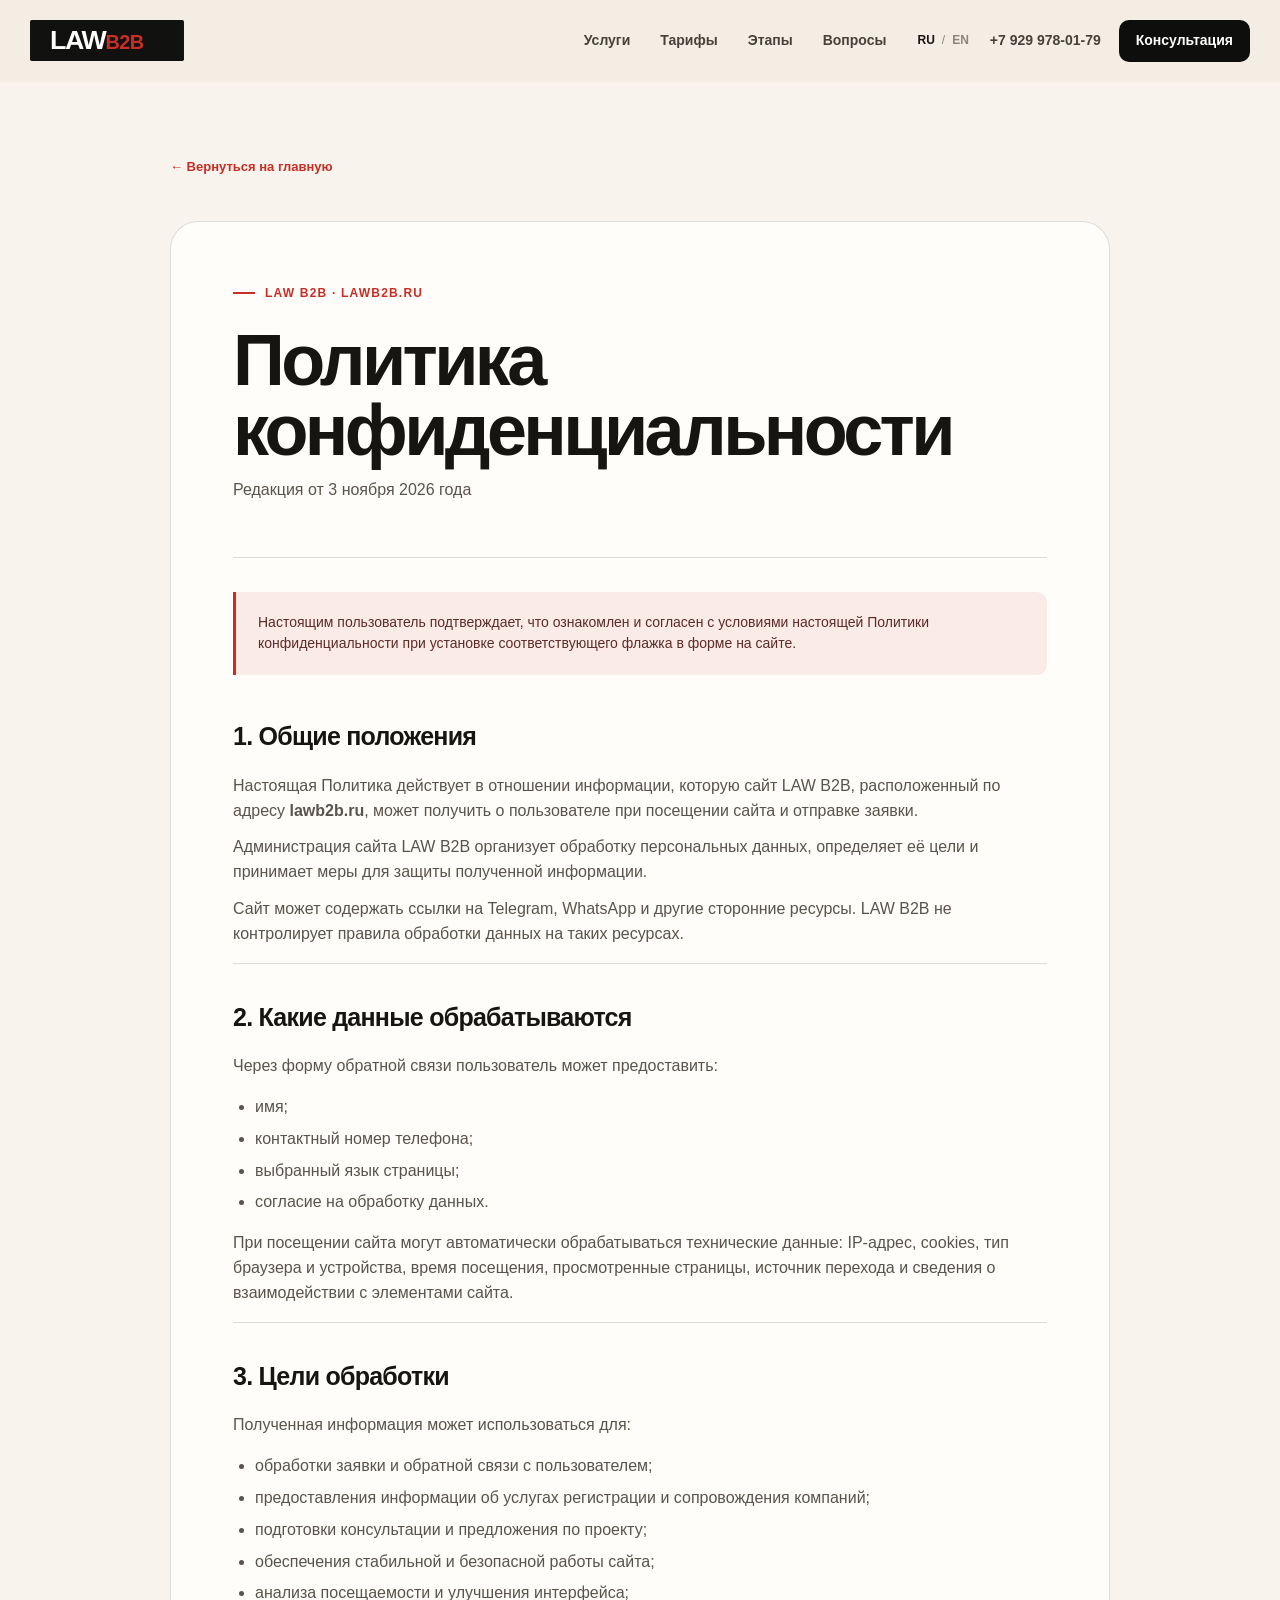
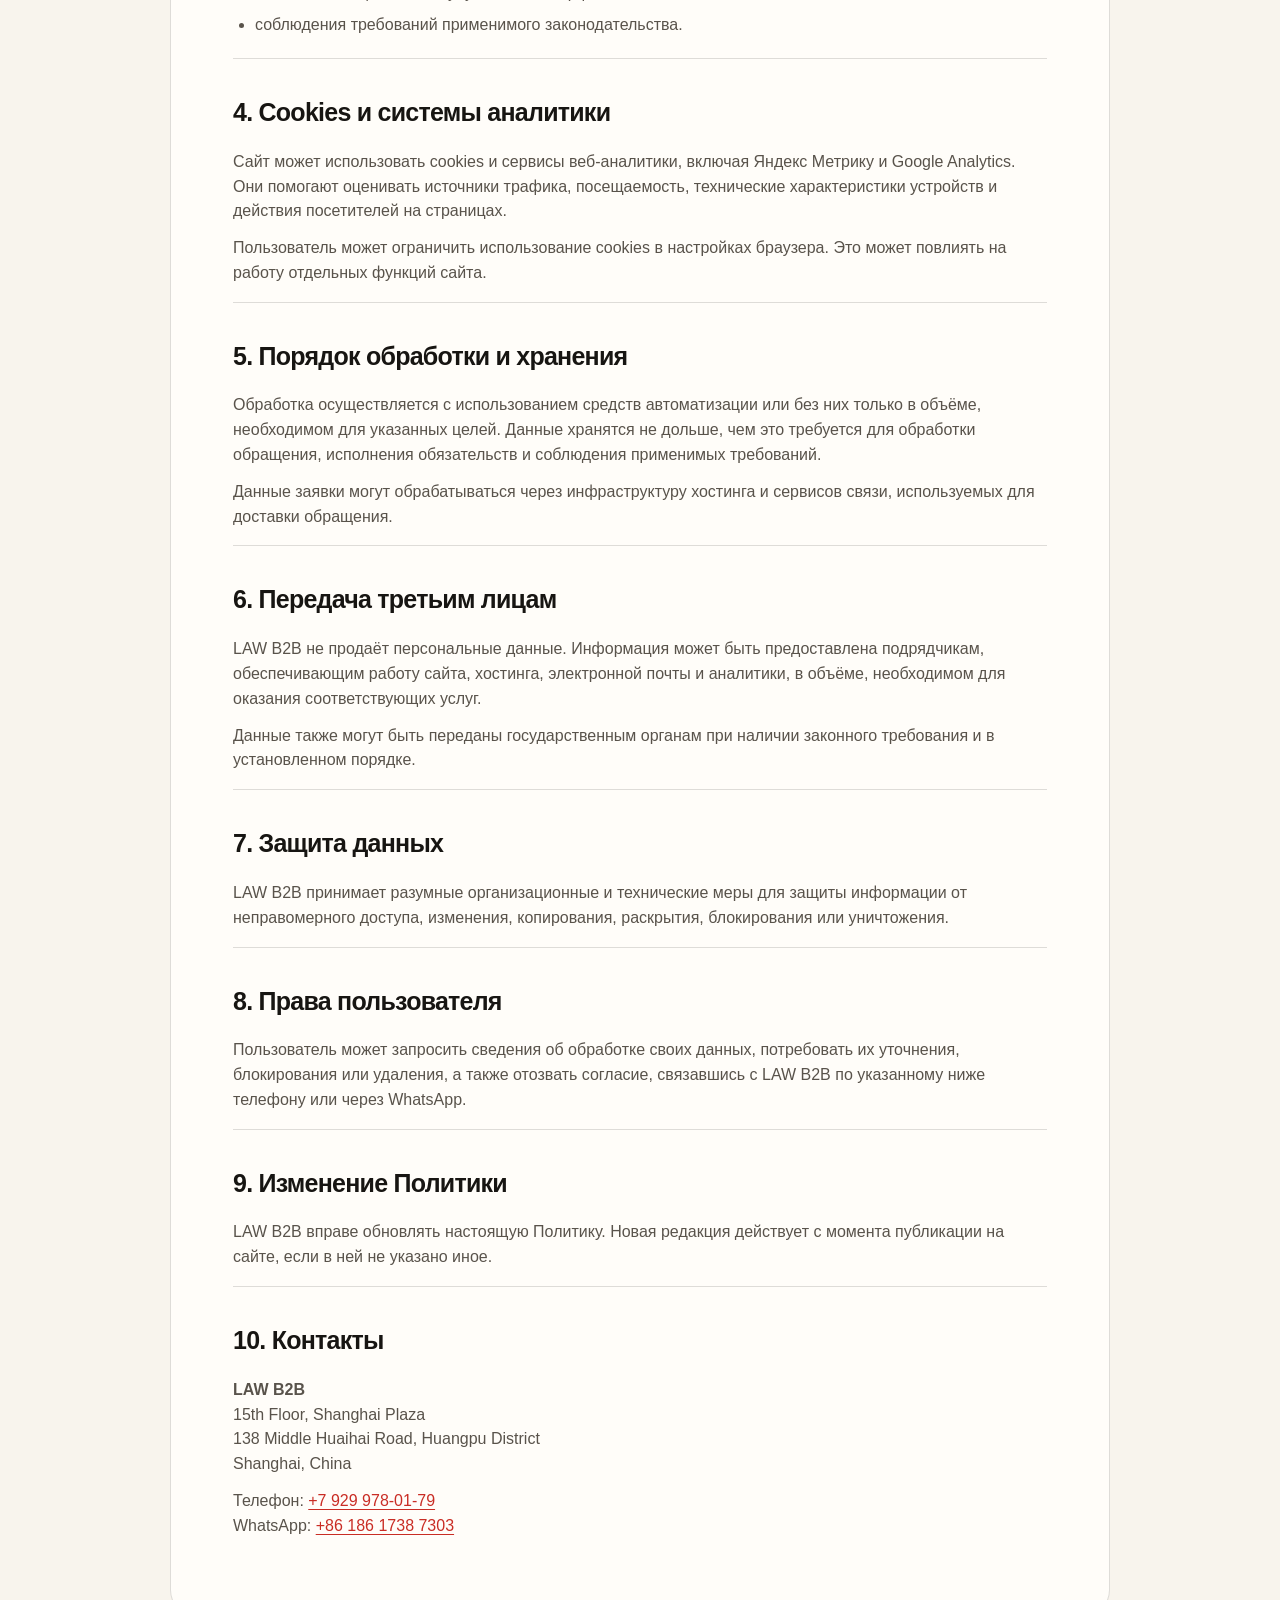
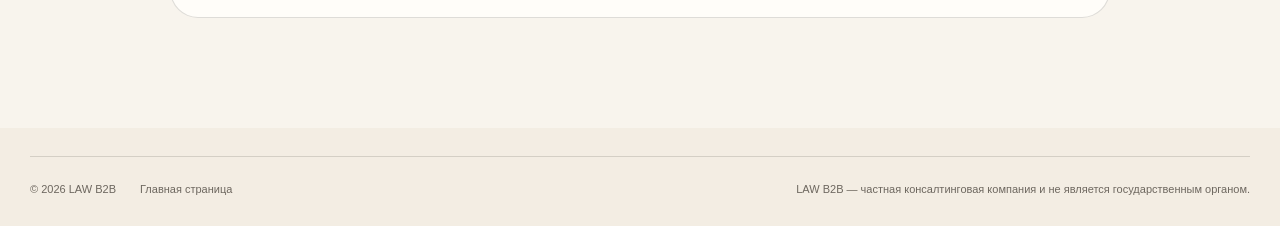
<file: lawb2b-landing/privacy.html>
<!doctype html>
<html lang="ru">
<head>
  <meta charset="utf-8">
  <meta name="viewport" content="width=device-width, initial-scale=1">
  <title>Политика конфиденциальности — LAW B2B</title>
  <meta name="description" content="Политика обработки персональных данных посетителей сайта lawb2b.ru.">
  <meta name="theme-color" content="#f3ede3">
  <meta name="robots" content="index,follow">
  <link rel="canonical" href="https://lawb2b.ru/privacy.html">
  <link rel="alternate" hreflang="ru" href="https://lawb2b.ru/privacy.html">
  <link rel="alternate" hreflang="en" href="https://lawb2b.ru/privacy.html?lang=en">
  <link rel="icon" href="assets/favicon.svg" type="image/svg+xml">
  <link rel="stylesheet" href="assets/styles.css">
  <script defer src="assets/script.js"></script>
<!-- Yandex.Metrika counter -->
<script type="text/javascript">
    (function(m,e,t,r,i,k,a){
        m[i]=m[i]||function(){(m[i].a=m[i].a||[]).push(arguments)};
        m[i].l=1*new Date();
        for (var j = 0; j < document.scripts.length; j++) {if (document.scripts[j].src === r) { return; }}
        k=e.createElement(t),a=e.getElementsByTagName(t)[0],k.async=1,k.src=r,a.parentNode.insertBefore(k,a)
    })(window, document,'script','https://mc.yandex.ru/metrika/tag.js?id=114104949', 'ym');

    ym(114104949, 'init', {ssr:true, webvisor:true, clickmap:true, ecommerce:"dataLayer", referrer: document.referrer, url: location.href, accurateTrackBounce:true, trackLinks:true});
</script>
<!-- /Yandex.Metrika counter -->
</head>
<body class="privacy-page" data-page="privacy">
  <noscript><div><img src="https://mc.yandex.ru/watch/114104949" class="metrika-pixel" alt="" /></div></noscript>
  <a class="skip-link" href="#main" data-i18n="skip">Перейти к содержанию</a>

  <header class="site-header" data-header>
    <div class="container header-inner">
      <a class="brand" href="index.html" aria-label="LAW B2B — на главную" data-i18n-aria-label="brandAria">
        <img src="assets/logo.svg" width="178" height="48" alt="LAW B2B">
      </a>
      <nav class="desktop-nav" aria-label="Основная навигация" data-i18n-aria-label="navAria">
        <a href="index.html#services" data-i18n="navServices">Услуги</a>
        <a href="index.html#pricing" data-i18n="navPricing">Тарифы</a>
        <a href="index.html#process" data-i18n="navProcess">Этапы</a>
        <a href="index.html#faq" data-i18n="navFaq">Вопросы</a>
      </nav>
      <div class="header-actions">
        <div class="language-switch" aria-label="Выбор языка" data-i18n-aria-label="languageAria">
          <button class="language-button is-active" type="button" data-lang="ru" aria-pressed="true">RU</button>
          <span aria-hidden="true">/</span>
          <button class="language-button" type="button" data-lang="en" aria-pressed="false">EN</button>
        </div>
        <a class="header-phone" href="tel:+79299780179">+7 929 978-01-79</a>
        <a class="button button-small button-dark desktop-cta" href="index.html#consultation" data-i18n="headerCta">Консультация</a>
        <button class="menu-toggle" type="button" aria-expanded="false" aria-controls="mobile-menu" aria-label="Открыть меню" data-menu-toggle data-i18n-aria-label="menuOpen">
          <span></span><span></span>
        </button>
      </div>
    </div>
    <div class="mobile-menu" id="mobile-menu" data-mobile-menu hidden>
      <nav aria-label="Мобильная навигация" data-i18n-aria-label="mobileNavAria">
        <a href="index.html#services" data-i18n="navServices">Услуги</a>
        <a href="index.html#pricing" data-i18n="navPricing">Тарифы</a>
        <a href="index.html#process" data-i18n="navProcess">Этапы</a>
        <a href="index.html#faq" data-i18n="navFaq">Вопросы</a>
        <a href="tel:+79299780179">+7 929 978-01-79</a>
      </nav>
    </div>
  </header>

  <main id="main" class="privacy-main">
    <div class="container privacy-container">
      <a class="back-link" href="index.html" data-i18n="privacyBack">← Вернуться на главную</a>

      <article class="privacy-document privacy-ru">
        <header class="privacy-header">
          <div class="eyebrow"><span></span><span>LAW B2B · lawb2b.ru</span></div>
          <h1>Политика конфиденциальности</h1>
          <p>Редакция от 3 ноября 2026 года</p>
        </header>

        <div class="privacy-notice">
          Настоящим пользователь подтверждает, что ознакомлен и согласен с условиями настоящей Политики конфиденциальности при установке соответствующего флажка в форме на сайте.
        </div>

        <section>
          <h2>1. Общие положения</h2>
          <p>Настоящая Политика действует в отношении информации, которую сайт LAW B2B, расположенный по адресу <strong>lawb2b.ru</strong>, может получить о пользователе при посещении сайта и отправке заявки.</p>
          <p>Администрация сайта LAW B2B организует обработку персональных данных, определяет её цели и принимает меры для защиты полученной информации.</p>
          <p>Сайт может содержать ссылки на Telegram, WhatsApp и другие сторонние ресурсы. LAW B2B не контролирует правила обработки данных на таких ресурсах.</p>
        </section>

        <section>
          <h2>2. Какие данные обрабатываются</h2>
          <p>Через форму обратной связи пользователь может предоставить:</p>
          <ul>
            <li>имя;</li>
            <li>контактный номер телефона;</li>
            <li>выбранный язык страницы;</li>
            <li>согласие на обработку данных.</li>
          </ul>
          <p>При посещении сайта могут автоматически обрабатываться технические данные: IP-адрес, cookies, тип браузера и устройства, время посещения, просмотренные страницы, источник перехода и сведения о взаимодействии с элементами сайта.</p>
        </section>

        <section>
          <h2>3. Цели обработки</h2>
          <p>Полученная информация может использоваться для:</p>
          <ul>
            <li>обработки заявки и обратной связи с пользователем;</li>
            <li>предоставления информации об услугах регистрации и сопровождения компаний;</li>
            <li>подготовки консультации и предложения по проекту;</li>
            <li>обеспечения стабильной и безопасной работы сайта;</li>
            <li>анализа посещаемости и улучшения интерфейса;</li>
            <li>соблюдения требований применимого законодательства.</li>
          </ul>
        </section>

        <section>
          <h2>4. Cookies и системы аналитики</h2>
          <p>Сайт может использовать cookies и сервисы веб-аналитики, включая Яндекс Метрику и Google Analytics. Они помогают оценивать источники трафика, посещаемость, технические характеристики устройств и действия посетителей на страницах.</p>
          <p>Пользователь может ограничить использование cookies в настройках браузера. Это может повлиять на работу отдельных функций сайта.</p>
        </section>

        <section>
          <h2>5. Порядок обработки и хранения</h2>
          <p>Обработка осуществляется с использованием средств автоматизации или без них только в объёме, необходимом для указанных целей. Данные хранятся не дольше, чем это требуется для обработки обращения, исполнения обязательств и соблюдения применимых требований.</p>
          <p>Данные заявки могут обрабатываться через инфраструктуру хостинга и сервисов связи, используемых для доставки обращения.</p>
        </section>

        <section>
          <h2>6. Передача третьим лицам</h2>
          <p>LAW B2B не продаёт персональные данные. Информация может быть предоставлена подрядчикам, обеспечивающим работу сайта, хостинга, электронной почты и аналитики, в объёме, необходимом для оказания соответствующих услуг.</p>
          <p>Данные также могут быть переданы государственным органам при наличии законного требования и в установленном порядке.</p>
        </section>

        <section>
          <h2>7. Защита данных</h2>
          <p>LAW B2B принимает разумные организационные и технические меры для защиты информации от неправомерного доступа, изменения, копирования, раскрытия, блокирования или уничтожения.</p>
        </section>

        <section>
          <h2>8. Права пользователя</h2>
          <p>Пользователь может запросить сведения об обработке своих данных, потребовать их уточнения, блокирования или удаления, а также отозвать согласие, связавшись с LAW B2B по указанному ниже телефону или через WhatsApp.</p>
        </section>

        <section>
          <h2>9. Изменение Политики</h2>
          <p>LAW B2B вправе обновлять настоящую Политику. Новая редакция действует с момента публикации на сайте, если в ней не указано иное.</p>
        </section>

        <section>
          <h2>10. Контакты</h2>
          <p><strong>LAW B2B</strong><br>15th Floor, Shanghai Plaza<br>138 Middle Huaihai Road, Huangpu District<br>Shanghai, China</p>
          <p>Телефон: <a href="tel:+79299780179">+7 929 978-01-79</a><br>WhatsApp: <a href="https://wa.me/8618617387303" target="_blank" rel="noopener noreferrer">+86 186 1738 7303</a></p>
        </section>
      </article>

      <article class="privacy-document privacy-en">
        <header class="privacy-header">
          <div class="eyebrow"><span></span><span>LAW B2B · lawb2b.ru</span></div>
          <h1>Privacy Policy</h1>
          <p>Version dated 3 November 2026</p>
        </header>

        <div class="privacy-notice">
          By selecting the relevant checkbox in a website form, the user confirms that they have read and agree to this Privacy Policy.
        </div>

        <section>
          <h2>1. General provisions</h2>
          <p>This Policy applies to information that the LAW B2B website at <strong>lawb2b.ru</strong> may receive about a user when they visit the website or submit an enquiry.</p>
          <p>The LAW B2B website administration organises personal data processing, determines its purposes and takes steps to protect the information received.</p>
          <p>The website may link to Telegram, WhatsApp and other third-party resources. LAW B2B does not control how those resources process data.</p>
        </section>

        <section>
          <h2>2. Data we process</h2>
          <p>A user may provide the following information through the enquiry form:</p>
          <ul>
            <li>name;</li>
            <li>contact phone number;</li>
            <li>selected page language;</li>
            <li>confirmation of consent.</li>
          </ul>
          <p>Technical information may also be processed automatically, including IP address, cookies, browser and device type, visit time, pages viewed, referral source and interactions with website elements.</p>
        </section>

        <section>
          <h2>3. Purposes of processing</h2>
          <p>The information may be used to:</p>
          <ul>
            <li>process an enquiry and contact the user;</li>
            <li>provide information about company formation and support services;</li>
            <li>prepare a consultation and a project proposal;</li>
            <li>maintain stable and secure website operation;</li>
            <li>analyse traffic and improve the interface;</li>
            <li>comply with applicable legal requirements.</li>
          </ul>
        </section>

        <section>
          <h2>4. Cookies and analytics</h2>
          <p>The website may use cookies and web analytics services, including Yandex Metrica and Google Analytics. These services help assess traffic sources, visits, device characteristics and visitor actions on the website.</p>
          <p>Users can restrict cookies in their browser settings. This may affect certain website functions.</p>
        </section>

        <section>
          <h2>5. Processing and retention</h2>
          <p>Data is processed by automated or other means only to the extent required for the stated purposes. It is retained no longer than necessary to handle an enquiry, perform obligations and meet applicable requirements.</p>
          <p>Enquiry data may be processed through the hosting and communication services used to deliver the message.</p>
        </section>

        <section>
          <h2>6. Disclosure to third parties</h2>
          <p>LAW B2B does not sell personal data. Information may be shared with providers that support the website, hosting, email delivery and analytics, only to the extent required to provide those services.</p>
          <p>Information may also be disclosed to public authorities where legally required and through the applicable procedure.</p>
        </section>

        <section>
          <h2>7. Data security</h2>
          <p>LAW B2B takes reasonable organisational and technical measures to protect information from unauthorised access, alteration, copying, disclosure, blocking or destruction.</p>
        </section>

        <section>
          <h2>8. User rights</h2>
          <p>A user may request information about their data, ask for correction, restriction or deletion, or withdraw consent by contacting LAW B2B by phone or WhatsApp using the details below.</p>
        </section>

        <section>
          <h2>9. Policy updates</h2>
          <p>LAW B2B may update this Policy. A new version applies from the time it is published on the website unless stated otherwise.</p>
        </section>

        <section>
          <h2>10. Contact details</h2>
          <p><strong>LAW B2B</strong><br>15th Floor, Shanghai Plaza<br>138 Middle Huaihai Road, Huangpu District<br>Shanghai, China</p>
          <p>Phone: <a href="tel:+79299780179">+7 929 978-01-79</a><br>WhatsApp: <a href="https://wa.me/8618617387303" target="_blank" rel="noopener noreferrer">+86 186 1738 7303</a></p>
        </section>
      </article>
    </div>
  </main>

  <footer class="site-footer privacy-footer">
    <div class="container footer-bottom">
      <p>© <span data-current-year></span> LAW B2B</p>
      <a href="index.html" data-i18n="privacyHome">Главная страница</a>
      <p data-i18n="footerDisclaimer">LAW B2B — частная консалтинговая компания и не является государственным органом.</p>
    </div>
  </footer>
</body>
</html>
</file>
<file: lawb2b-landing/assets/styles.css>
:root {
  --bg: #f3ede3;
  --bg-soft: #f8f4ed;
  --surface: #fffdf9;
  --surface-muted: #ebe3d7;
  --ink: #171512;
  --muted: #6d675f;
  --line: rgba(23, 21, 18, 0.14);
  --red: #c92d25;
  --red-dark: #a9201a;
  --black: #0e0e0d;
  --white: #ffffff;
  --green: #2f8d5a;
  --radius-sm: 10px;
  --radius: 18px;
  --radius-lg: 28px;
  --shadow: 0 28px 80px rgba(58, 45, 30, 0.12);
  --container: 1220px;
  --header-height: 82px;
}

*,
*::before,
*::after {
  box-sizing: border-box;
}

html {
  scroll-behavior: smooth;
  scroll-padding-top: calc(var(--header-height) + 24px);
}

body {
  margin: 0;
  color: var(--ink);
  background: var(--bg);
  font-family: -apple-system, BlinkMacSystemFont, "Segoe UI", Arial, sans-serif;
  font-size: 16px;
  line-height: 1.55;
  text-rendering: optimizeLegibility;
  -webkit-font-smoothing: antialiased;
}

body.menu-open {
  overflow: hidden;
}

img,
svg {
  display: block;
}

a {
  color: inherit;
  text-decoration: none;
}

button,
input {
  font: inherit;
}

button,
a {
  -webkit-tap-highlight-color: transparent;
}

:focus-visible {
  outline: 3px solid rgba(201, 45, 37, 0.4);
  outline-offset: 3px;
}

.container {
  width: min(calc(100% - 48px), var(--container));
  margin-inline: auto;
}

.skip-link {
  position: fixed;
  top: 12px;
  left: 12px;
  z-index: 1000;
  padding: 10px 14px;
  color: var(--white);
  background: var(--black);
  border-radius: 6px;
  transform: translateY(-140%);
  transition: transform 180ms ease;
}

.skip-link:focus {
  transform: translateY(0);
}

.site-header {
  position: sticky;
  top: 0;
  z-index: 100;
  height: var(--header-height);
  background: rgba(243, 237, 227, 0.91);
  border-bottom: 1px solid transparent;
  backdrop-filter: blur(18px);
  -webkit-backdrop-filter: blur(18px);
  transition: border-color 180ms ease, box-shadow 180ms ease;
}

.site-header.is-scrolled {
  border-color: var(--line);
  box-shadow: 0 8px 30px rgba(52, 41, 29, 0.06);
}

.header-inner {
  display: flex;
  align-items: center;
  justify-content: space-between;
  height: 100%;
  gap: 28px;
}

.brand {
  flex: 0 0 auto;
}

.brand img {
  width: 154px;
  height: auto;
}

.desktop-nav {
  display: flex;
  align-items: center;
  gap: 30px;
  margin-left: auto;
}

.desktop-nav a,
.header-phone {
  position: relative;
  color: #464139;
  font-size: 14px;
  font-weight: 650;
}

.desktop-nav a::after {
  content: "";
  position: absolute;
  right: 0;
  bottom: -7px;
  left: 0;
  height: 2px;
  background: var(--red);
  transform: scaleX(0);
  transform-origin: right;
  transition: transform 180ms ease;
}

.desktop-nav a:hover::after {
  transform: scaleX(1);
  transform-origin: left;
}

.header-actions {
  display: flex;
  align-items: center;
  gap: 18px;
}

.language-switch {
  display: inline-flex;
  align-items: center;
  gap: 4px;
  color: #8c857b;
  font-size: 12px;
}

.language-button {
  padding: 3px;
  color: #8c857b;
  background: none;
  border: 0;
  cursor: pointer;
  font-size: 12px;
  font-weight: 800;
}

.language-button.is-active {
  color: var(--ink);
}

.button {
  display: inline-flex;
  align-items: center;
  justify-content: center;
  min-height: 52px;
  padding: 14px 22px;
  border: 1px solid transparent;
  border-radius: var(--radius-sm);
  cursor: pointer;
  font-size: 14px;
  font-weight: 750;
  line-height: 1.2;
  transition: transform 180ms ease, background 180ms ease, color 180ms ease, box-shadow 180ms ease;
}

.button:hover {
  transform: translateY(-2px);
}

.button-small {
  min-height: 42px;
  padding: 11px 16px;
}

.button-dark {
  color: var(--white);
  background: var(--black);
}

.button-primary {
  color: var(--white);
  background: var(--red);
  box-shadow: 0 12px 30px rgba(201, 45, 37, 0.24);
}

.button-primary:hover {
  background: var(--red-dark);
  box-shadow: 0 16px 34px rgba(201, 45, 37, 0.3);
}

.button-light {
  color: var(--ink);
  background: var(--white);
}

.button-full {
  width: 100%;
  justify-content: space-between;
}

.menu-toggle {
  display: none;
  width: 44px;
  height: 44px;
  padding: 11px;
  background: transparent;
  border: 1px solid var(--line);
  border-radius: 10px;
  cursor: pointer;
}

.menu-toggle span {
  display: block;
  width: 100%;
  height: 2px;
  margin: 5px 0;
  background: var(--ink);
  transition: transform 180ms ease;
}

.mobile-menu {
  position: absolute;
  top: 100%;
  right: 0;
  left: 0;
  z-index: 101;
  width: 100vw;
  height: calc(100dvh - var(--header-height));
  padding: 36px 24px;
  background: var(--bg);
  border-top: 1px solid var(--line);
  box-shadow: 0 24px 40px rgba(52, 41, 29, 0.12);
  overflow-y: auto;
}

.mobile-menu[hidden] {
  display: none;
}

.mobile-menu nav {
  display: grid;
  gap: 0;
}

.mobile-menu a {
  padding: 18px 4px;
  border-bottom: 1px solid var(--line);
  font-size: 22px;
  font-weight: 700;
}

.menu-toggle[aria-expanded="true"] span:first-child {
  transform: translateY(3.5px) rotate(45deg);
}

.menu-toggle[aria-expanded="true"] span:last-child {
  transform: translateY(-3.5px) rotate(-45deg);
}

.hero {
  position: relative;
  overflow: hidden;
  min-height: calc(100vh - var(--header-height));
  padding: 78px 0 70px;
  background:
    radial-gradient(circle at 8% 8%, rgba(255, 255, 255, 0.9), transparent 34%),
    var(--bg);
}

.hero-pattern {
  position: absolute;
  top: -140px;
  right: -220px;
  width: 720px;
  height: 720px;
  opacity: 0.45;
  background-image:
    linear-gradient(rgba(23, 21, 18, 0.09) 1px, transparent 1px),
    linear-gradient(90deg, rgba(23, 21, 18, 0.09) 1px, transparent 1px);
  background-size: 42px 42px;
  border-radius: 50%;
  transform: rotate(12deg);
  -webkit-mask-image: radial-gradient(circle, black 32%, transparent 72%);
  mask-image: radial-gradient(circle, black 32%, transparent 72%);
}

.hero-grid {
  position: relative;
  z-index: 1;
  display: grid;
  grid-template-columns: minmax(0, 1.12fr) minmax(370px, 0.78fr);
  align-items: center;
  gap: 74px;
}

.eyebrow {
  display: flex;
  align-items: center;
  gap: 10px;
  margin-bottom: 22px;
  color: var(--red);
  font-size: 12px;
  font-weight: 800;
  letter-spacing: 0.1em;
  text-transform: uppercase;
}

.eyebrow > span:first-child {
  width: 22px;
  height: 2px;
  background: currentColor;
}

.eyebrow-light {
  color: #f06a62;
}

.hero h1,
.section-heading h2,
.ready-company h2,
.final-cta h2 {
  margin: 0;
  font-weight: 780;
  letter-spacing: -0.048em;
  line-height: 0.98;
}

.hero h1 {
  max-width: 720px;
  font-size: clamp(52px, 6.1vw, 86px);
}

.hero h1::first-line {
  color: var(--red);
}

.hero-lead {
  max-width: 650px;
  margin: 28px 0 0;
  color: #4e4840;
  font-size: clamp(18px, 1.7vw, 23px);
  line-height: 1.45;
}

.hero-points {
  display: grid;
  grid-template-columns: repeat(3, 1fr);
  margin-top: 42px;
  border-top: 1px solid var(--line);
}

.hero-points > div {
  padding: 20px 16px 0 0;
}

.hero-points > div + div {
  padding-left: 20px;
  border-left: 1px solid var(--line);
}

.hero-points strong,
.hero-points span {
  display: block;
}

.hero-points strong {
  margin-bottom: 3px;
  font-size: 16px;
}

.hero-points span {
  color: var(--muted);
  font-size: 12px;
}

.messenger-row {
  display: flex;
  flex-wrap: wrap;
  gap: 10px;
  margin-top: 32px;
}

.messenger-link {
  display: inline-flex;
  align-items: center;
  gap: 8px;
  min-height: 42px;
  padding: 9px 14px;
  color: #39352f;
  background: rgba(255, 253, 249, 0.7);
  border: 1px solid var(--line);
  border-radius: 999px;
  font-size: 13px;
  font-weight: 750;
  transition: background 180ms ease, transform 180ms ease;
}

.messenger-link:hover {
  background: var(--white);
  transform: translateY(-2px);
}

.messenger-link svg {
  width: 18px;
  height: 18px;
  fill: var(--ink);
}

.consultation-card {
  position: relative;
  padding: 34px;
  background: var(--surface);
  border: 1px solid rgba(23, 21, 18, 0.08);
  border-radius: var(--radius-lg);
  box-shadow: var(--shadow);
}

.consultation-card::before {
  content: "";
  position: absolute;
  top: -16px;
  right: 34px;
  width: 78px;
  height: 32px;
  background: var(--red);
  border-radius: 0 0 50px 50px;
}

.consultation-topline {
  display: flex;
  align-items: center;
  gap: 8px;
  color: var(--green);
  font-size: 12px;
  font-weight: 750;
}

.status-dot {
  width: 8px;
  height: 8px;
  background: var(--green);
  border-radius: 50%;
  box-shadow: 0 0 0 5px rgba(47, 141, 90, 0.12);
}

.consultation-card h2 {
  max-width: 350px;
  margin: 18px 0 12px;
  font-size: clamp(30px, 3vw, 43px);
  letter-spacing: -0.04em;
  line-height: 1.03;
}

.consultation-card > p {
  margin: 0 0 26px;
  color: var(--muted);
}

.lead-form {
  display: grid;
  gap: 16px;
}

.honeypot {
  display: none;
}

.field {
  display: grid;
  gap: 8px;
  color: #4d473f;
  font-size: 12px;
  font-weight: 700;
}

.field input {
  width: 100%;
  min-height: 54px;
  padding: 13px 15px;
  color: var(--ink);
  background: #f8f4ed;
  border: 1px solid transparent;
  border-radius: 10px;
  outline: none;
  transition: border-color 180ms ease, background 180ms ease, box-shadow 180ms ease;
}

.field input:focus {
  background: var(--white);
  border-color: rgba(201, 45, 37, 0.55);
  box-shadow: 0 0 0 4px rgba(201, 45, 37, 0.09);
}

.field input[aria-invalid="true"] {
  border-color: var(--red);
}

.consent {
  display: grid;
  grid-template-columns: 18px 1fr;
  gap: 10px;
  align-items: start;
  color: var(--muted);
  font-size: 11px;
  line-height: 1.45;
}

.consent input {
  width: 18px;
  height: 18px;
  margin: 1px 0 0;
  accent-color: var(--red);
}

.consent a {
  text-decoration: underline;
  text-underline-offset: 2px;
}

.form-note {
  margin: -4px 0 0;
  color: var(--muted);
  font-size: 11px;
  text-align: center;
}

.form-message {
  min-height: 0;
  padding: 0;
  border-radius: 8px;
  font-size: 13px;
  font-weight: 650;
}

.form-message:not(:empty) {
  min-height: 44px;
  padding: 12px 14px;
}

.form-message.is-success {
  color: #17653d;
  background: #e8f5ed;
}

.form-message.is-error {
  color: #8e211c;
  background: #faeae7;
}

.metrics {
  position: relative;
  z-index: 2;
  background: var(--black);
}

.metrics-grid {
  display: grid;
  grid-template-columns: repeat(4, 1fr);
}

.metric {
  display: flex;
  align-items: baseline;
  gap: 12px;
  min-height: 116px;
  padding: 30px 24px;
  color: var(--white);
}

.metric + .metric {
  border-left: 1px solid rgba(255, 255, 255, 0.13);
}

.metric strong {
  font-size: clamp(28px, 3vw, 43px);
  letter-spacing: -0.04em;
}

.metric span {
  max-width: 112px;
  color: rgba(255, 255, 255, 0.6);
  font-size: 12px;
  line-height: 1.3;
}

.section {
  padding: 124px 0;
}

.section-heading {
  max-width: 820px;
  margin-bottom: 64px;
}

.section-heading h2 {
  font-size: clamp(42px, 5vw, 66px);
}

.section-heading > p {
  max-width: 660px;
  margin: 24px 0 0;
  color: var(--muted);
  font-size: 18px;
}

.split-heading {
  display: grid;
  grid-template-columns: 1.1fr 0.8fr;
  align-items: end;
  gap: 80px;
  max-width: none;
}

.split-heading p {
  margin: 0 0 4px;
}

.feature-layout {
  display: grid;
  grid-template-columns: minmax(320px, 0.78fr) minmax(0, 1.22fr);
  gap: 70px;
  align-items: stretch;
}

.china-visual {
  position: sticky;
  top: calc(var(--header-height) + 28px);
  align-self: start;
  overflow: hidden;
  min-height: 560px;
  background:
    linear-gradient(rgba(255, 255, 255, 0.4) 1px, transparent 1px),
    linear-gradient(90deg, rgba(255, 255, 255, 0.4) 1px, transparent 1px),
    #ded2c1;
  background-size: 42px 42px;
  border-radius: var(--radius-lg);
}

.china-sun {
  position: absolute;
  top: 74px;
  right: 54px;
  width: 210px;
  height: 210px;
  background: var(--red);
  border-radius: 50%;
}

.skyline {
  position: absolute;
  right: 0;
  bottom: 0;
  left: 0;
}

.skyline-back {
  height: 58%;
  opacity: 0.32;
  background: linear-gradient(90deg, transparent 0 8%, #292521 8% 18%, transparent 18% 22%, #292521 22% 35%, transparent 35% 40%, #292521 40% 47%, transparent 47% 54%, #292521 54% 70%, transparent 70% 74%, #292521 74% 91%, transparent 91%);
  clip-path: polygon(0 58%, 8% 58%, 8% 25%, 18% 25%, 18% 49%, 22% 49%, 22% 9%, 35% 9%, 35% 55%, 40% 55%, 40% 36%, 47% 36%, 47% 60%, 54% 60%, 54% 17%, 70% 17%, 70% 45%, 74% 45%, 74% 28%, 91% 28%, 91% 64%, 100% 64%, 100% 100%, 0 100%);
}

.skyline-front {
  height: 47%;
  background: var(--black);
  clip-path: polygon(0 48%, 8% 48%, 8% 20%, 14% 20%, 14% 58%, 23% 58%, 23% 35%, 30% 35%, 30% 67%, 38% 67%, 38% 14%, 46% 14%, 48% 0, 50% 14%, 58% 14%, 58% 51%, 66% 51%, 66% 31%, 74% 31%, 74% 61%, 83% 61%, 83% 23%, 94% 23%, 94% 55%, 100% 55%, 100% 100%, 0 100%);
}

.visual-label {
  position: absolute;
  top: 28px;
  left: 28px;
  display: flex;
  align-items: center;
  gap: 12px;
}

.visual-label span {
  display: grid;
  width: 44px;
  height: 44px;
  place-items: center;
  color: var(--white);
  background: var(--black);
  border-radius: 50%;
  font-size: 12px;
  font-weight: 800;
}

.visual-label strong {
  font-size: 11px;
  line-height: 1.25;
}

.feature-list {
  border-top: 1px solid var(--line);
}

.feature-item {
  display: grid;
  grid-template-columns: 54px 1fr;
  gap: 16px;
  padding: 27px 0;
  border-bottom: 1px solid var(--line);
}

.feature-item > span {
  color: var(--red);
  font-size: 12px;
  font-weight: 800;
}

.feature-item h3,
.feature-item p {
  margin: 0;
}

.feature-item h3 {
  font-size: 22px;
  letter-spacing: -0.025em;
}

.feature-item p {
  max-width: 650px;
  margin-top: 8px;
  color: var(--muted);
}

.section-dark {
  color: var(--white);
  background: var(--black);
}

.dark-heading p {
  color: rgba(255, 255, 255, 0.55);
}

.pricing-grid {
  display: grid;
  grid-template-columns: repeat(2, 1fr);
  border-top: 1px solid rgba(255, 255, 255, 0.16);
  border-left: 1px solid rgba(255, 255, 255, 0.16);
}

.price-card {
  position: relative;
  min-height: 550px;
  padding: 38px;
  background: #151513;
  border-right: 1px solid rgba(255, 255, 255, 0.16);
  border-bottom: 1px solid rgba(255, 255, 255, 0.16);
  transition: background 220ms ease;
}

.price-card:hover {
  background: #1d1c19;
}

.price-card-accent {
  color: var(--ink);
  background: var(--bg);
}

.price-card-accent:hover {
  background: #fff9f0;
}

.price-card-top {
  display: flex;
  align-items: center;
  justify-content: space-between;
  gap: 20px;
  margin-bottom: 64px;
  color: #f06a62;
  font-size: 11px;
  font-weight: 800;
  letter-spacing: 0.08em;
  text-transform: uppercase;
}

.price-card h3 {
  margin: 0;
  font-size: clamp(29px, 3vw, 43px);
  letter-spacing: -0.04em;
  line-height: 1;
}

.price-card > p {
  max-width: 480px;
  min-height: 52px;
  margin: 16px 0 0;
  color: rgba(255, 255, 255, 0.57);
}

.price-card-accent > p {
  color: var(--muted);
}

.price {
  margin: 31px 0 28px;
  font-size: 35px;
  font-weight: 780;
  letter-spacing: -0.04em;
}

.price small {
  margin-right: 7px;
  color: rgba(255, 255, 255, 0.5);
  font-size: 13px;
  font-weight: 650;
  letter-spacing: 0;
}

.price-card-accent .price small {
  color: var(--muted);
}

.price-card ul,
.check-list,
.documents-card ul,
.compliance-card ul {
  margin: 0;
  padding: 0;
  list-style: none;
}

.price-card li {
  position: relative;
  margin: 10px 0;
  padding-left: 21px;
  color: rgba(255, 255, 255, 0.76);
  font-size: 14px;
}

.price-card-accent li {
  color: #4d473f;
}

.price-card li::before {
  content: "✓";
  position: absolute;
  left: 0;
  color: #f06a62;
}

.text-link {
  display: inline-flex;
  align-items: center;
  gap: 8px;
  margin-top: 30px;
  color: #f06a62;
  font-size: 13px;
  font-weight: 800;
}

.whatsapp-icon {
  width: 17px;
  height: 17px;
  flex: 0 0 auto;
  color: #25d366;
}

.ready-company {
  padding: 88px 0;
  color: var(--white);
  background: var(--red);
}

.ready-grid {
  display: grid;
  grid-template-columns: 1.1fr 0.7fr;
  gap: 100px;
  align-items: end;
}

.ready-company .eyebrow {
  color: #ffd2ce;
}

.ready-company h2 {
  max-width: 690px;
  font-size: clamp(42px, 5vw, 68px);
}

.ready-company p {
  margin: 0 0 26px;
  color: rgba(255, 255, 255, 0.77);
  font-size: 17px;
}

.law-section {
  background: var(--bg-soft);
}

.law-grid {
  display: grid;
  grid-template-columns: 1.2fr 0.8fr;
  grid-template-rows: repeat(2, 1fr);
  gap: 18px;
}

.law-main,
.law-side {
  position: relative;
  overflow: hidden;
  padding: 38px;
  background: var(--surface);
  border: 1px solid var(--line);
  border-radius: var(--radius);
}

.law-main {
  grid-row: 1 / 3;
  min-height: 450px;
  color: var(--white);
  background: var(--black);
  border: 0;
}

.law-year {
  position: absolute;
  right: -12px;
  bottom: -58px;
  color: rgba(255, 255, 255, 0.055);
  font-size: 170px;
  font-weight: 850;
  letter-spacing: -0.09em;
}

.law-main h3,
.law-side h3,
.documents-card h3,
.compliance-card h3 {
  position: relative;
  margin: 0;
  font-size: 28px;
  letter-spacing: -0.035em;
  line-height: 1.08;
}

.law-main h3 {
  margin-bottom: 32px;
}

.check-list {
  position: relative;
}

.check-list li {
  position: relative;
  padding: 15px 0 15px 32px;
  color: rgba(255, 255, 255, 0.76);
  border-top: 1px solid rgba(255, 255, 255, 0.14);
}

.check-list li::before {
  content: "✓";
  position: absolute;
  left: 0;
  color: #f06a62;
  font-weight: 800;
}

.card-kicker {
  display: block;
  margin-bottom: 34px;
  color: var(--red);
  font-size: 11px;
  font-weight: 800;
  letter-spacing: 0.08em;
  text-transform: uppercase;
}

.law-side p {
  margin: 13px 0 0;
  color: var(--muted);
}

.legal-note {
  margin: 28px 0 0;
  padding-left: 16px;
  color: var(--muted);
  border-left: 2px solid var(--red);
  font-size: 12px;
}

.process-section {
  background: var(--surface);
}

.timeline {
  display: grid;
  grid-template-columns: repeat(4, 1fr);
  border-top: 1px solid var(--line);
  border-left: 1px solid var(--line);
}

.timeline-item {
  min-height: 330px;
  padding: 28px;
  border-right: 1px solid var(--line);
  border-bottom: 1px solid var(--line);
}

.timeline-number {
  display: grid;
  width: 46px;
  height: 46px;
  margin-bottom: 70px;
  place-items: center;
  color: var(--white);
  background: var(--red);
  border-radius: 50%;
  font-size: 11px;
  font-weight: 800;
}

.timeline-item h3 {
  margin: 0;
  font-size: 21px;
  letter-spacing: -0.025em;
}

.timeline-item p {
  margin: 12px 0 0;
  color: var(--muted);
  font-size: 14px;
}

.documents-card {
  display: grid;
  grid-template-columns: 0.8fr 1.2fr;
  gap: 80px;
  margin-top: 18px;
  padding: 44px;
  color: var(--white);
  background: var(--red);
  border-radius: var(--radius);
}

.documents-card .card-kicker {
  color: #ffd2ce;
}

.documents-card p {
  margin: 12px 0 0;
  color: rgba(255, 255, 255, 0.72);
}

.documents-card ul {
  display: grid;
  grid-template-columns: repeat(2, 1fr);
  gap: 12px;
}

.documents-card li {
  padding: 17px;
  color: var(--ink);
  background: rgba(255, 255, 255, 0.94);
  border-radius: 10px;
  font-size: 13px;
  font-weight: 650;
}

.compliance-section {
  background: var(--bg-soft);
}

.compliance-grid {
  display: grid;
  grid-template-columns: repeat(3, 1fr);
  gap: 18px;
}

.compliance-card {
  min-height: 390px;
  padding: 32px;
  background: var(--surface);
  border: 1px solid var(--line);
  border-radius: var(--radius);
}

.compliance-card > span {
  display: inline-block;
  margin-bottom: 72px;
  color: var(--red);
  font-size: 12px;
  font-weight: 800;
}

.compliance-card ul {
  margin-top: 26px;
}

.compliance-card li {
  padding: 14px 0;
  color: var(--muted);
  border-top: 1px solid var(--line);
  font-size: 13px;
}

.audience-section {
  color: var(--white);
  background: var(--black);
}

.audience-grid {
  display: grid;
  grid-template-columns: 0.85fr 1.15fr;
  gap: 100px;
}

.audience-section .section-heading {
  margin-bottom: 0;
}

.audience-section .section-heading p {
  color: rgba(255, 255, 255, 0.55);
}

.audience-list {
  border-top: 1px solid rgba(255, 255, 255, 0.15);
}

.audience-list article {
  display: grid;
  grid-template-columns: 54px 1fr;
  gap: 14px;
  align-items: center;
  min-height: 100px;
  border-bottom: 1px solid rgba(255, 255, 255, 0.15);
}

.audience-list span {
  color: #f06a62;
  font-size: 12px;
  font-weight: 800;
}

.audience-list h3 {
  margin: 0;
  font-size: clamp(22px, 2.2vw, 32px);
  letter-spacing: -0.035em;
}

.reviews-section {
  background: var(--bg);
}

.rating-badge {
  display: grid;
  grid-template-columns: auto auto;
  align-items: center;
  gap: 4px 10px;
  justify-self: start;
  padding: 16px 18px;
  background: var(--surface);
  border: 1px solid var(--line);
  border-radius: var(--radius-sm);
}

.rating-badge strong {
  font-size: 28px;
}

.rating-badge > span {
  color: #e1a72a;
  letter-spacing: 0.12em;
}

.rating-badge small {
  grid-column: 1 / 3;
  color: var(--muted);
}

.reviews-grid {
  display: grid;
  grid-template-columns: repeat(3, 1fr);
  gap: 18px;
}

.review-card {
  position: relative;
  overflow: hidden;
  display: flex;
  flex-direction: column;
  min-height: 390px;
  padding: 30px;
  background: var(--surface);
  border: 1px solid var(--line);
  border-radius: var(--radius);
}

.review-card-image {
  isolation: isolate;
  color: var(--white);
  background-color: var(--black);
  background-repeat: no-repeat;
  background-position: center;
  background-size: cover;
  border-color: transparent;
}

.review-card-image::before {
  content: "";
  position: absolute;
  inset: 0;
  z-index: -1;
  background:
    linear-gradient(180deg, rgba(14, 14, 13, 0.83) 0%, rgba(14, 14, 13, 0.63) 52%, rgba(14, 14, 13, 0.9) 100%),
    linear-gradient(90deg, rgba(14, 14, 13, 0.42), transparent 70%);
}

.review-card-apparel {
  background-image: url("review-apparel.jpg");
  background-position: 60% center;
}

.review-card-mazda {
  background-image: url("review-mazda-cx5.jpg");
  background-position: 58% center;
}

.review-card-tea {
  background-image: url("review-tea-jars.jpg");
  background-position: 60% center;
}

.quote-mark {
  height: 47px;
  color: var(--red);
  font-family: Georgia, serif;
  font-size: 68px;
  line-height: 1;
}

.review-card > p {
  flex: 1;
  margin: 18px 0 30px;
  color: #4f4941;
  font-size: 15px;
}

.review-card-image > p {
  color: rgba(255, 255, 255, 0.92);
  text-shadow: 0 1px 16px rgba(0, 0, 0, 0.28);
}

.review-card footer {
  display: flex;
  align-items: center;
  gap: 12px;
  padding-top: 18px;
  border-top: 1px solid var(--line);
}

.review-card-image footer {
  border-top-color: rgba(255, 255, 255, 0.25);
}

.review-avatar {
  display: grid;
  width: 40px;
  height: 40px;
  place-items: center;
  color: var(--white);
  background: var(--black);
  border-radius: 50%;
  font-size: 13px;
  font-weight: 800;
}

.review-card-image .review-avatar {
  color: var(--ink);
  background: var(--white);
}

.review-card footer strong,
.review-card footer div > span {
  display: block;
}

.review-card footer strong {
  font-size: 13px;
}

.review-card footer div > span {
  color: var(--muted);
  font-size: 11px;
}

.review-card-image footer div > span {
  color: rgba(255, 255, 255, 0.7);
}

.faq-section {
  background: var(--surface);
}

.faq-layout {
  display: grid;
  grid-template-columns: 0.72fr 1.28fr;
  gap: 100px;
}

.faq-layout .section-heading {
  position: sticky;
  top: calc(var(--header-height) + 28px);
  align-self: start;
  margin-bottom: 0;
}

.accordion {
  border-top: 1px solid var(--line);
}

.accordion details {
  border-bottom: 1px solid var(--line);
}

.accordion summary {
  position: relative;
  padding: 25px 44px 25px 0;
  cursor: pointer;
  list-style: none;
  font-size: 17px;
  font-weight: 730;
}

.accordion summary::-webkit-details-marker {
  display: none;
}

.accordion summary::after {
  content: "+";
  position: absolute;
  top: 50%;
  right: 8px;
  color: var(--red);
  font-size: 24px;
  font-weight: 400;
  transform: translateY(-50%);
  transition: transform 180ms ease;
}

.accordion details[open] summary::after {
  transform: translateY(-50%) rotate(45deg);
}

.accordion details p {
  max-width: 710px;
  margin: -5px 0 24px;
  color: var(--muted);
}

.final-cta {
  background: var(--surface);
  padding-top: 0;
}

.final-cta-card {
  display: grid;
  grid-template-columns: 1.1fr 0.7fr;
  gap: 90px;
  align-items: end;
  padding: 62px;
  color: var(--white);
  background:
    radial-gradient(circle at 90% 10%, rgba(201, 45, 37, 0.38), transparent 30%),
    var(--black);
  border-radius: var(--radius-lg);
}

.final-cta h2 {
  font-size: clamp(42px, 5vw, 68px);
}

.final-cta-card p {
  max-width: 650px;
  margin: 21px 0 0;
  color: rgba(255, 255, 255, 0.62);
  font-size: 17px;
}

.final-contacts {
  display: flex;
  flex-wrap: wrap;
  gap: 12px 24px;
  margin-top: 28px;
}

.final-contacts a {
  font-size: 13px;
  font-weight: 700;
}

.final-actions {
  display: grid;
  justify-items: stretch;
}

.messenger-row-light {
  margin-top: 12px;
}

.messenger-row-light .messenger-link {
  flex: 1;
  justify-content: center;
  color: var(--white);
  background: transparent;
  border-color: rgba(255, 255, 255, 0.22);
}

.site-footer {
  padding: 68px 0 28px;
  background: var(--bg);
}

.footer-grid {
  display: grid;
  grid-template-columns: 1.3fr 0.65fr 0.8fr 1fr;
  gap: 54px;
  padding-bottom: 48px;
}

.footer-brand img {
  width: 155px;
}

.footer-brand p {
  max-width: 310px;
  margin: 22px 0 0;
  color: var(--muted);
  font-size: 13px;
}

.footer-grid h2 {
  margin: 2px 0 18px;
  color: var(--muted);
  font-size: 11px;
  letter-spacing: 0.08em;
  text-transform: uppercase;
}

.footer-grid > div:not(.footer-brand) > a,
.footer-grid address {
  display: block;
  margin: 9px 0;
  color: #504a42;
  font-size: 13px;
  font-style: normal;
}

.footer-grid > div:not(.footer-brand) > a:hover {
  color: var(--red);
}

.footer-bottom {
  display: grid;
  grid-template-columns: auto auto 1fr;
  gap: 24px;
  padding-top: 24px;
  color: var(--muted);
  border-top: 1px solid var(--line);
  font-size: 11px;
}

.footer-bottom p {
  margin: 0;
}

.footer-bottom p:last-child {
  justify-self: end;
  text-align: right;
}

.privacy-main {
  padding: 72px 0 110px;
  background: var(--bg-soft);
}

.privacy-container {
  max-width: 940px;
}

.back-link {
  display: inline-flex;
  margin-bottom: 44px;
  color: var(--red);
  font-size: 13px;
  font-weight: 750;
}

.privacy-document {
  padding: 62px;
  background: var(--surface);
  border: 1px solid var(--line);
  border-radius: var(--radius-lg);
}

.privacy-header {
  padding-bottom: 42px;
  border-bottom: 1px solid var(--line);
}

.privacy-header h1 {
  max-width: 760px;
  margin: 0;
  font-size: clamp(42px, 6vw, 72px);
  font-weight: 780;
  letter-spacing: -0.05em;
  line-height: 0.98;
}

.privacy-header > p {
  margin: 22px 0 0;
  color: var(--muted);
}

.privacy-notice {
  margin: 34px 0 8px;
  padding: 20px 22px;
  color: #5c2b27;
  background: #faebe7;
  border-left: 3px solid var(--red);
  border-radius: 0 10px 10px 0;
  font-size: 14px;
}

.privacy-document section {
  padding: 34px 0 4px;
}

.privacy-document section + section {
  border-top: 1px solid var(--line);
}

.privacy-document h2 {
  margin: 0 0 18px;
  font-size: 25px;
  letter-spacing: -0.03em;
}

.privacy-document p,
.privacy-document li {
  color: #59534b;
}

.privacy-document p {
  margin: 12px 0;
}

.privacy-document ul {
  margin: 16px 0;
  padding-left: 22px;
}

.privacy-document li {
  margin: 7px 0;
}

.privacy-document a {
  color: var(--red);
  text-decoration: underline;
  text-underline-offset: 3px;
}

html[lang="ru"] .privacy-en,
html[lang="en"] .privacy-ru {
  display: none;
}

.privacy-footer {
  padding-top: 28px;
}

.reveal {
  opacity: 0;
  transform: translateY(18px);
  transition: opacity 620ms ease, transform 620ms ease;
}

.reveal.is-visible {
  opacity: 1;
  transform: none;
}

@media (max-width: 1100px) {
  :root {
    --header-height: 74px;
  }

  .desktop-nav,
  .header-phone,
  .desktop-cta {
    display: none;
  }

  .menu-toggle {
    display: block;
  }

  .hero-grid {
    grid-template-columns: 1fr 400px;
    gap: 38px;
  }

  .hero h1 {
    font-size: clamp(48px, 6vw, 70px);
  }

  .split-heading,
  .ready-grid,
  .audience-grid,
  .faq-layout {
    gap: 52px;
  }

  .timeline {
    grid-template-columns: repeat(2, 1fr);
  }

  .footer-grid {
    grid-template-columns: 1.2fr repeat(3, 1fr);
    gap: 28px;
  }
}

@media (max-width: 900px) {
  .hero {
    min-height: auto;
    padding-top: 52px;
  }

  .hero-grid,
  .feature-layout,
  .ready-grid,
  .audience-grid,
  .faq-layout,
  .final-cta-card {
    grid-template-columns: 1fr;
  }

  .hero-grid {
    gap: 52px;
  }

  .consultation-card {
    max-width: 620px;
  }

  .metrics-grid {
    grid-template-columns: repeat(2, 1fr);
  }

  .metric:nth-child(3) {
    border-left: 0;
  }

  .metric:nth-child(n + 3) {
    border-top: 1px solid rgba(255, 255, 255, 0.13);
  }

  .split-heading {
    grid-template-columns: 1fr;
    gap: 28px;
  }

  .feature-layout {
    gap: 32px;
  }

  .china-visual,
  .faq-layout .section-heading {
    position: relative;
    top: auto;
  }

  .china-visual {
    min-height: 440px;
  }

  .ready-grid,
  .audience-grid,
  .faq-layout,
  .final-cta-card {
    gap: 42px;
  }

  .law-grid {
    grid-template-columns: 1fr;
    grid-template-rows: auto;
  }

  .law-main {
    grid-row: auto;
  }

  .compliance-grid,
  .reviews-grid {
    grid-template-columns: 1fr;
  }

  .review-card {
    min-height: 300px;
  }

  .footer-grid {
    grid-template-columns: repeat(2, 1fr);
  }

  .footer-brand {
    grid-column: 1 / 3;
  }
}

@media (max-width: 680px) {
  :root {
    --radius-lg: 22px;
  }

  .container {
    width: min(calc(100% - 32px), var(--container));
  }

  .site-header {
    height: var(--header-height);
  }

  .brand img {
    width: 132px;
  }

  .header-actions {
    gap: 10px;
  }

  .hero {
    padding: 44px 0 48px;
  }

  .hero-pattern {
    right: -440px;
  }

  .hero h1 {
    font-size: clamp(43px, 13vw, 62px);
    line-height: 0.98;
  }

  .hero-lead {
    font-size: 17px;
  }

  .hero-points {
    grid-template-columns: 1fr;
  }

  .hero-points > div {
    display: grid;
    grid-template-columns: 0.7fr 1.3fr;
    padding: 14px 0;
    border-bottom: 1px solid var(--line);
  }

  .hero-points > div + div {
    padding-left: 0;
    border-left: 0;
  }

  .consultation-card {
    padding: 26px 20px;
  }

  .metrics-grid {
    grid-template-columns: 1fr;
  }

  .metric,
  .metric:nth-child(3) {
    min-height: 84px;
    padding: 20px 0;
    border-top: 1px solid rgba(255, 255, 255, 0.13);
    border-left: 0;
  }

  .metric:first-child {
    border-top: 0;
  }

  .section {
    padding: 84px 0;
  }

  .section-heading {
    margin-bottom: 42px;
  }

  .section-heading h2,
  .ready-company h2,
  .final-cta h2 {
    font-size: clamp(36px, 11vw, 50px);
  }

  .section-heading > p {
    font-size: 16px;
  }

  .china-visual {
    min-height: 370px;
  }

  .china-sun {
    top: 70px;
    right: 28px;
    width: 160px;
    height: 160px;
  }

  .feature-item {
    grid-template-columns: 38px 1fr;
  }

  .pricing-grid {
    grid-template-columns: 1fr;
  }

  .price-card {
    min-height: auto;
    padding: 30px 24px;
  }

  .price-card-top {
    margin-bottom: 45px;
  }

  .ready-company {
    padding: 72px 0;
  }

  .law-main,
  .law-side {
    padding: 28px 22px;
  }

  .law-year {
    font-size: 110px;
  }

  .timeline {
    grid-template-columns: 1fr;
  }

  .timeline-item {
    min-height: auto;
    padding: 25px 22px;
  }

  .timeline-number {
    margin-bottom: 42px;
  }

  .documents-card {
    grid-template-columns: 1fr;
    gap: 34px;
    padding: 30px 22px;
  }

  .documents-card ul {
    grid-template-columns: 1fr;
  }

  .compliance-card {
    min-height: auto;
    padding: 26px 22px;
  }

  .compliance-card > span {
    margin-bottom: 48px;
  }

  .review-card {
    padding: 24px;
  }

  .accordion summary {
    font-size: 15px;
  }

  .final-cta-card {
    padding: 38px 24px;
  }

  .final-actions .button {
    width: 100%;
  }

  .footer-grid {
    grid-template-columns: 1fr;
  }

  .footer-brand {
    grid-column: auto;
  }

  .footer-bottom {
    grid-template-columns: 1fr;
    gap: 10px;
  }

  .footer-bottom p:last-child {
    justify-self: start;
    text-align: left;
  }

  .privacy-main {
    padding: 42px 0 74px;
  }

  .privacy-document {
    padding: 34px 22px;
  }

  .privacy-header h1 {
    font-size: clamp(38px, 12vw, 52px);
  }
}

@media (prefers-reduced-motion: reduce) {
  html {
    scroll-behavior: auto;
  }

  *,
  *::before,
  *::after {
    scroll-behavior: auto !important;
    transition-duration: 0.01ms !important;
    animation-duration: 0.01ms !important;
    animation-iteration-count: 1 !important;
  }

  .reveal {
    opacity: 1;
    transform: none;
  }
}

.metrika-pixel { position: absolute; left: -9999px; }
</file>
